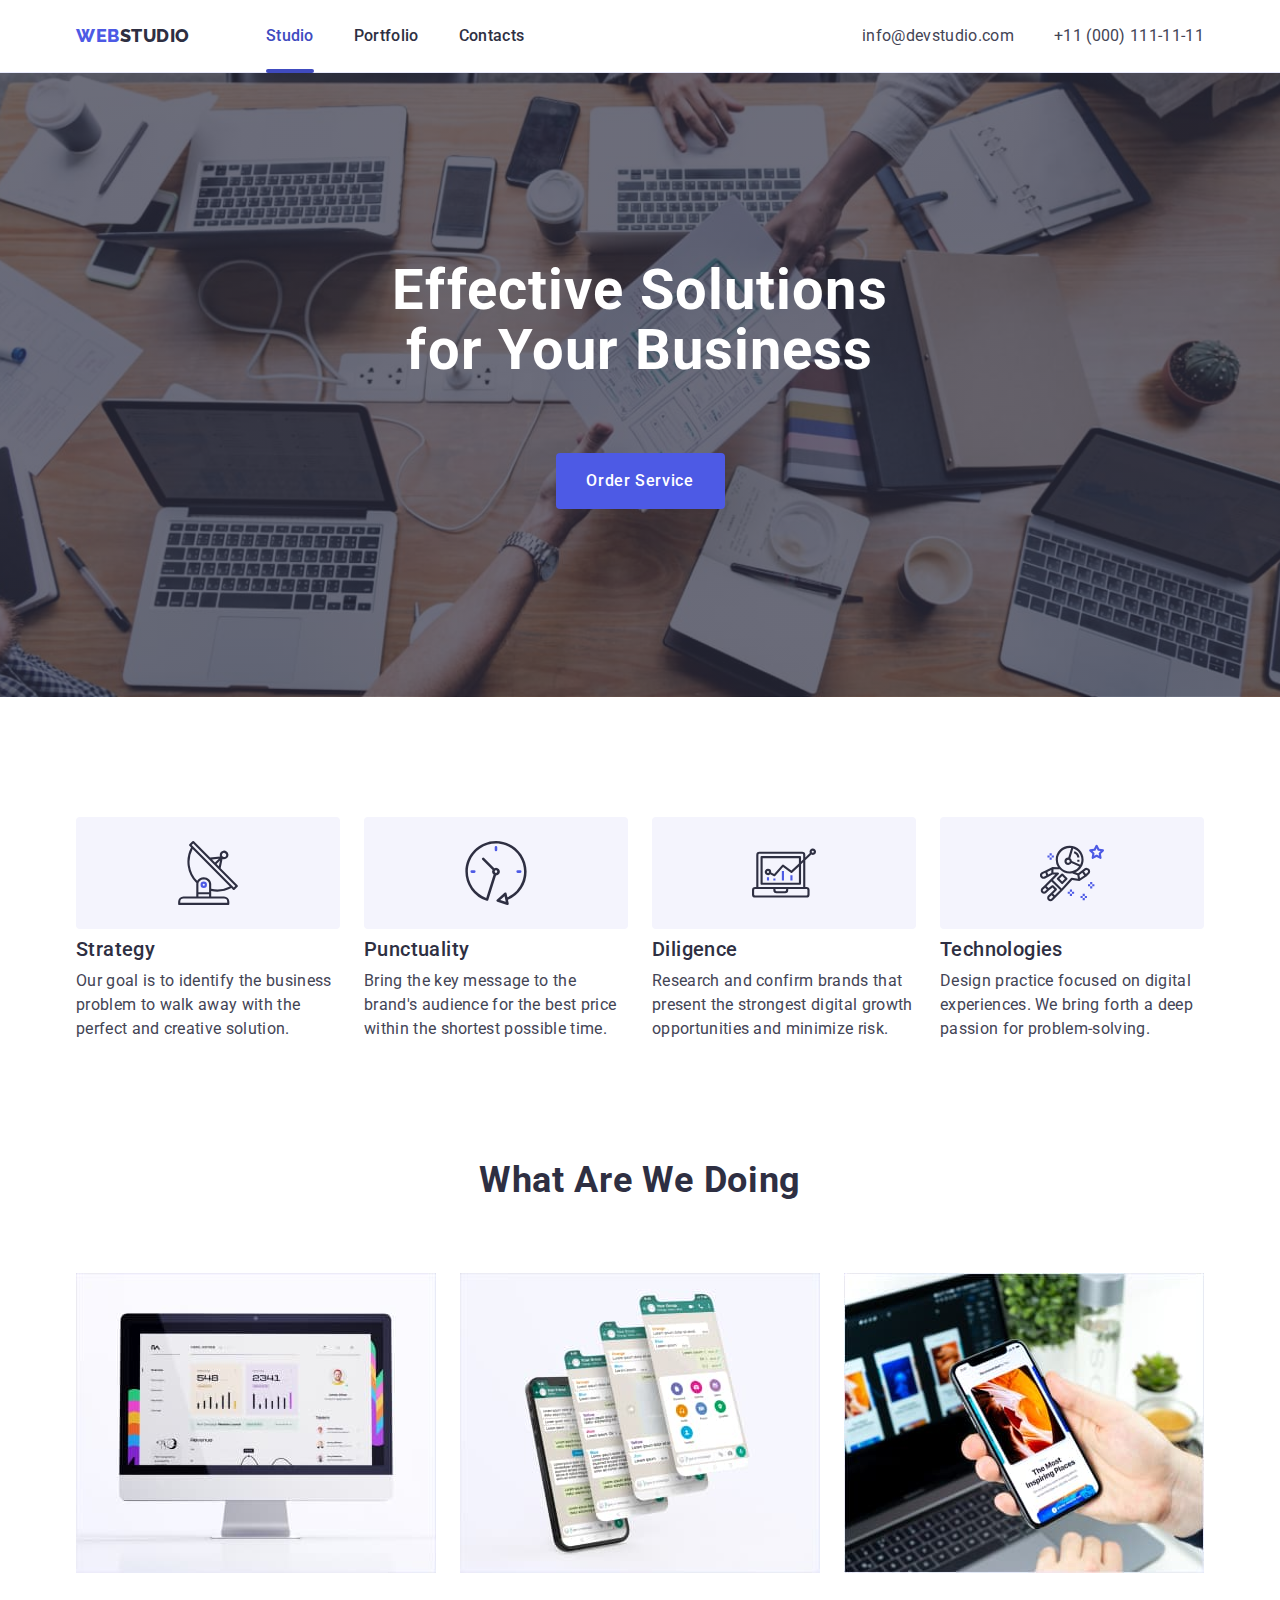
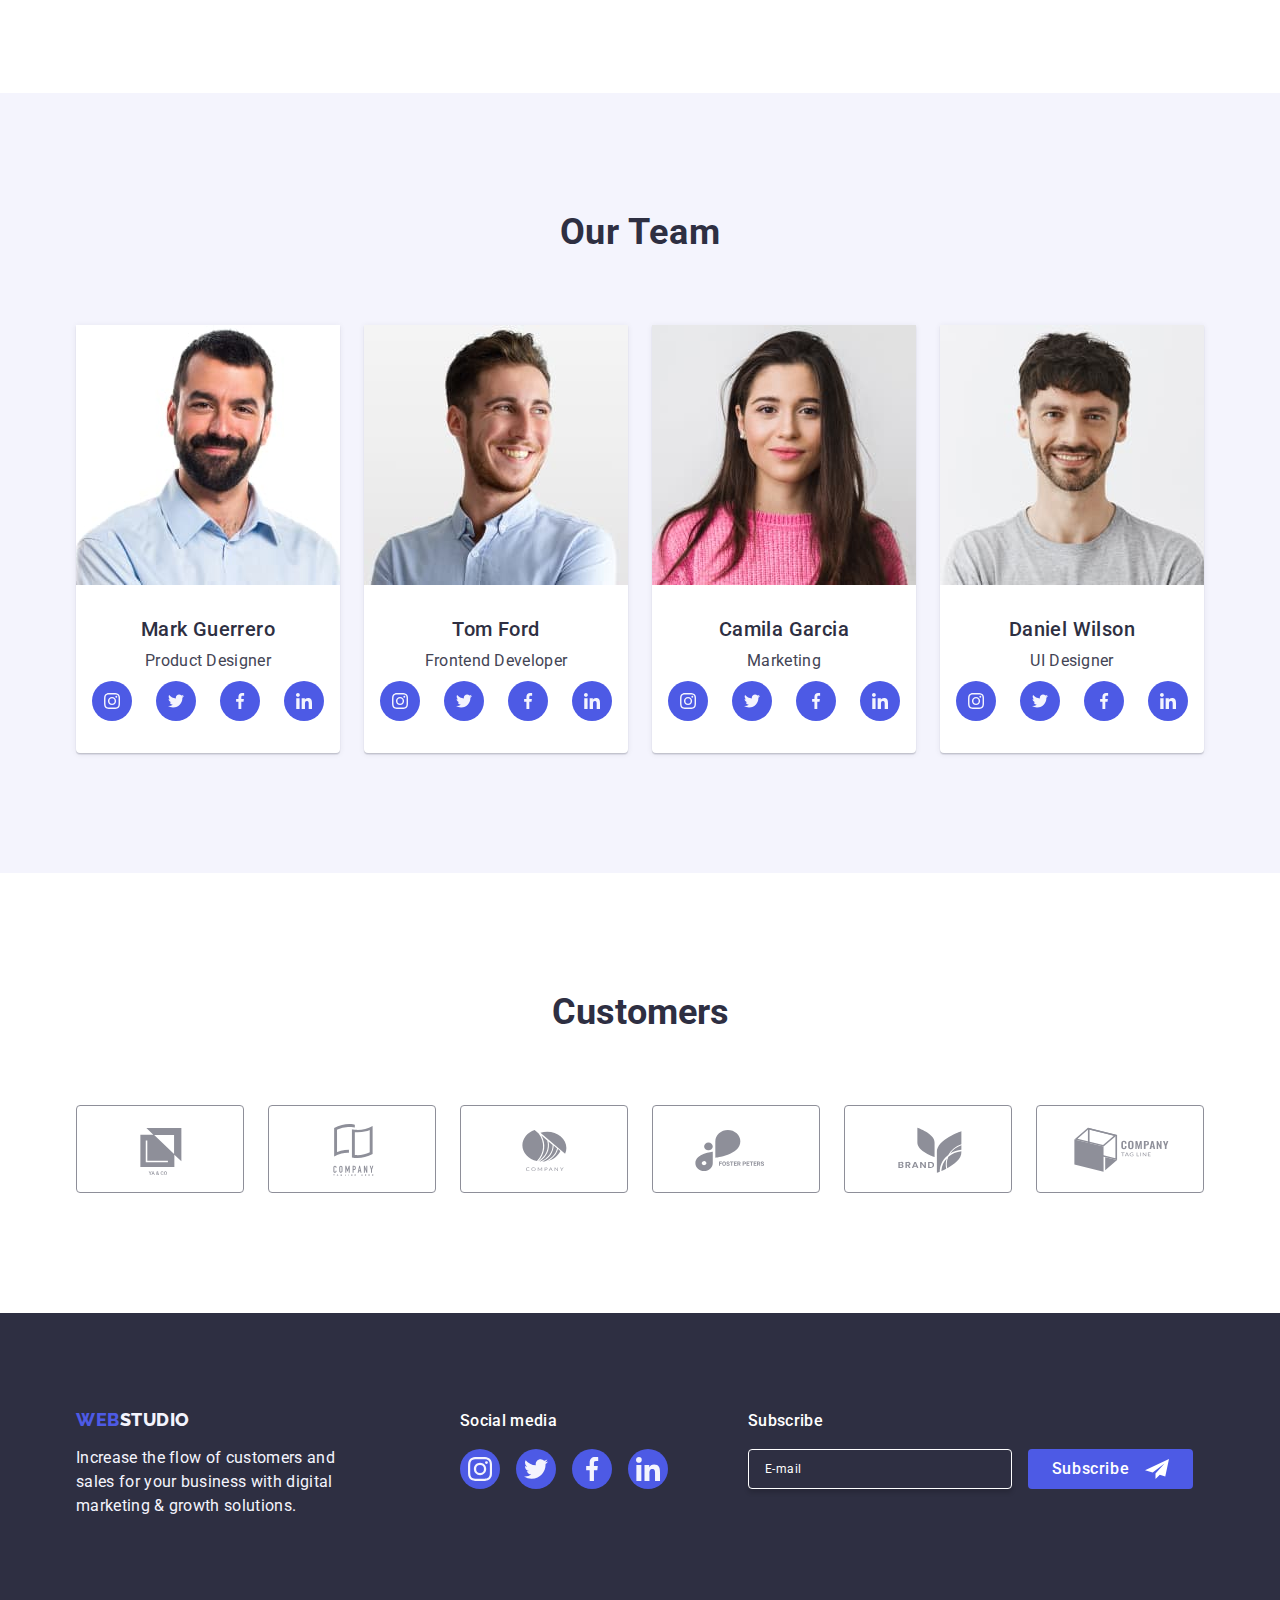
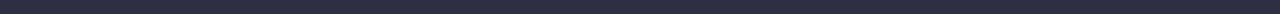
<file: index.html>
<!DOCTYPE html>
<html lang="en">
<head>
    <meta charset="UTF-8">
    <meta name="viewport" content="width=device-width, initial-scale=1.0">
    <title>WebStudio</title>
    <link rel="stylesheet" href="https://cdnjs.cloudflare.com/ajax/libs/modern-normalize/1.0.0/modern-normalize.min.css">
    <link rel="stylesheet" href="./css/styles.css">
    <link rel="preconnect" href="https://fonts.googleapis.com">
    <link rel="preconnect" href="https://fonts.gstatic.com" crossorigin>
    <link href="https://fonts.googleapis.com/css2?family=Raleway:wght@800&family=Roboto:wght@400;500;700;900&display=swap" rel="stylesheet">
</head>
<body>
    <header class="header">
        <div class="first container">
            <nav class="navigation">
                <a href="./index.html" class="logo-link link">Web<span class="span">Studio</span></a>
                <ul class="list list-navigation">
                    <li><a href="./index.html" class="first-link link first-link-studio">Studio</a></li>
                    <li><a href="./portfolio.html" class="first-link link">Portfolio</a></li>
                    <li><a href="" class="first-link link">Contacts</a></li>
                </ul>
            </nav>
            <address class="address">
             <ul class="list address-list">
                <li><a href="mailto:info@devstudio.com" class="item link">info@devstudio.com</a></li>
                <li><a href="tel:+110001111111" class="item link">+11 (000) 111-11-11</a></li>
            </ul>
            </address>
            <menu class="hamburger">
                <button class="hamburger-menu menu-toggle js-open-menu"
                aria-expanded="false"
                aria-controls="mobile-menu">
                <svg width="32" height="22">
                    <use href="./images/hamburger.svg#icon-menu-hamburger"></use>
                </svg>
                </button>
            </menu>
        </div>
    </header>
    <main>
        <section class="first-section">
            <div class="container">
                <h1 class="title">Effective Solutions for Your Business</h1>
                <button type="button"  class="first-button" data-modal-open>Order Service</button>
            </div>
         </section>
         <section class="second-section">
            <div class="container">
                <h2 class="visually-hidden">Strategy</h2>
                     <ul class="list list-two">
                        <li class="title-list">
                            <div class="icons">
                                <svg width="64" height="64">
                                    <use href="./images/icons.svg#icon-antenna-1"></use>
                                </svg>
                            </div>
                            <h3 class="title-two">Strategy</h3>
                            <p class="category paragraph">Our goal is to identify the business problem to walk away with the perfect and creative solution.</p>
                        </li>
                        <li class="title-list">
                            <div class="icons">
                                <svg width="64" height="64">
                                    <use href="./images/icons.svg#icon-clock-1-1"></use>
                                </svg>
                            </div>
                            <h3 class="title-two">Punctuality</h3>
                            <p class="category paragraph">Bring the key message to the brand's audience for the best price within the shortest possible time.</p>
                        </li>
                        <li class="title-list">
                            <div class="icons">
                                <svg width="64" height="64">
                                    <use href="./images/icons.svg#icon-diagram-1-1"></use>
                                </svg>
                            </div>
                            <h3 class="title-two">Diligence</h3>
                            <p class="category paragraph">Research and confirm brands that present the strongest digital growth opportunities and minimize risk.</p>
                        </li>
                        <li class="title-list">
                            <div class="icons">
                                <svg width="64" height="64">
                                    <use href="./images/icons.svg#icon-astronaut-1-1"></use>
                                </svg>
                            </div>
                            <h3 class="title-two">Technologies</h3>
                            <p class="category paragraph">Design practice focused on digital experiences. We bring forth a deep passion for problem-solving.</p>
                        </li>
                    </ul>
             </div>
         </section>
         <section class="third-section">
            <div class="container">
                <h2 class="title-list-two">What are we doing</h2>
                    <ul class="list list-two">
                        <li class="images-list">
                            <img src="./images/mac.jpg" alt="mac" width="360" height="300" class="img"
                            srcset="./images/mac.jpg 1x,
                            ">
                        </li>
                        <li class="images-list">
                            <img src="./images/message.jpg" alt="message" width="360" height="300" class="img"
                            srcset="./images/message.jpg 1x,
                            ">
                        </li>
                        <li class="images-list">
                            <img src="./images/smartphone.jpg" alt="smartphone" width="360" height="300" class="img"
                            srcset="./images/smartphone.jpg 1x,
                            ">
                        </li>
                    </ul>
            </div>
         </section>
         <section class="section-four">
            <div class="container">
                <h2 class="title-four">Our Team</h2>
                <ul class="list list-two">
                    <li class="people">
                        <img src="./images/Mark.jpg" alt="man in a blue shirt with short stubble" width="264" height="260" class="person"
                        srcset="./images/Mark.jpg 1x,
                                ./images/Markimg.jpg 2x">
                        <div class="second">
                            <h3 class="title-two title-second">Mark Guerrero</h3>
                            <p class="paragraph margin-paragraph">Product Designer</p>
                            <ul class="social-links">
                                <li class="social">
                                    <a href="" class="social-link-items">
                                        <svg
                                        class="social-item"
                                        width="16"
                                        height="16"
                                        style="fill: #f4f4fd;">
                                            <use href="./images/icons.svg#icon-instagram-2"></use>
                                        </svg>
                                    </a>
                                </li>
                                <li class="social">
                                    <a href="" class="social-link-items">
                                        <svg
                                        class="social-item"
                                        width="16"
                                        height="16"
                                        style="fill: #f4f4fd;">
                                            <use href="./images/icons.svg#icon-twitter-1"></use>
                                        </svg>
                                    </a>
                                </li>
                                <li class="social">
                                    <a href="" class="social-link-items">
                                        <svg
                                        class="social-item"
                                        width="16"
                                        height="16"
                                        style="fill: #f4f4fd;">
                                            <use href="./images/icons.svg#icon-facebook-1"></use>
                                        </svg>
                                    </a>
                                </li>
                                <li class="social">
                                    <a href="" class="social-link-items">
                                        <svg
                                        class="social-item"
                                        width="16"
                                        height="16"
                                        style="fill: #f4f4fd;">
                                            <use href="./images/icons.svg#icon-linkedin-1"></use>
                                        </svg>
                                    </a>
                                </li>
                            </ul>
                        </div>
                    </li>
                    <li class="people">
                        <img src="./images/Tom.jpg" alt="smiling man which looking to the right side" width="264" height="260" class="person"
                        srcset="./images/Tom.jpg 1x,
                                ./images/Tomimg.jpg 2x">
                        <div class="second">
                            <h3 class="title-two title-second">Tom Ford</h3>
                            <p class="paragraph margin-paragraph">Frontend Developer</p>
                            <ul class="social-links">
                                <li class="social">
                                    <a href="" class="social-link-items">
                                        <svg
                                        class="social-item"
                                        width="16"
                                        height="16"
                                        style="fill: #f4f4fd;">
                                            <use href="./images/icons.svg#icon-instagram-2"></use>
                                        </svg>
                                    </a>
                                </li>
                                <li class="social">
                                    <a href="" class="social-link-items">
                                        <svg
                                        class="social-item"
                                        width="16"
                                        height="16"
                                        style="fill: #f4f4fd;">
                                            <use href="./images/icons.svg#icon-twitter-1"></use>
                                        </svg>
                                    </a>
                                </li>
                                <li class="social">
                                    <a href="" class="social-link-items">
                                        <svg
                                        class="social-item"
                                        width="16"
                                        height="16"
                                        style="fill: #f4f4fd;">
                                            <use href="./images/icons.svg#icon-facebook-1"></use>
                                        </svg>
                                    </a>
                                </li>
                                <li class="social">
                                    <a href="" class="social-link-items">
                                        <svg
                                        class="social-item"
                                        width="16"
                                        height="16"
                                        style="fill: #f4f4fd;">
                                            <use href="./images/icons.svg#icon-linkedin-1"></use>
                                        </svg>
                                    </a>
                                </li>
                            </ul>
                        </div>
                    </li>
                    <li class="people">
                        <img src="./images/Camila.jpg" alt="woman in a pink sweatshirt and long brown hair" width="264" height="260" class="person"
                        srcset="./images/Camila.jpg 1x
                                ./images/Camilaimg.jpg 2x">
                        <div class="second">
                            <h3 class="title-two title-second">Camila Garcia</h3>
                            <p class="paragraph margin-paragraph">Marketing</p>
                            <ul class="social-links">
                                <li class="social">
                                    <a href="" class="social-link-items">
                                        <svg
                                        class="social-item"
                                        width="16"
                                        height="16"
                                        style="fill: #f4f4fd;">
                                            <use href="./images/icons.svg#icon-instagram-2"></use>
                                        </svg>
                                    </a>
                                </li>
                                <li class="social">
                                    <a href="" class="social-link-items">
                                        <svg
                                        class="social-item"
                                        width="16"
                                        height="16"
                                        style="fill: #f4f4fd;">
                                            <use href="./images/icons.svg#icon-twitter-1"></use>
                                        </svg>
                                    </a>
                                </li>
                                <li class="social">
                                    <a href="" class="social-link-items">
                                        <svg
                                        class="social-item"
                                        width="16"
                                        height="16"
                                        style="fill: #f4f4fd;">
                                            <use href="./images/icons.svg#icon-facebook-1"></use>
                                        </svg>
                                    </a>
                                </li>
                                <li class="social">
                                    <a href="" class="social-link-items">
                                        <svg
                                        class="social-item"
                                        width="16"
                                        height="16"
                                        style="fill: #f4f4fd;">
                                            <use href="./images/icons.svg#icon-linkedin-1"></use>
                                        </svg>
                                    </a>
                                </li>
                            </ul>
                        </div>
                    </li>
                    <li class="people">
                        <img src="./images/Daniel.jpg" alt="man in a grey T-shirt and beard" width="264" height="260" class="person"
                        srcset="./images/Daniel.jpg 1x,
                                ./images/Danielimg.jpg 2x">
                        <div class="second">
                            <h3 class="title-two title-second">Daniel Wilson</h3>
                            <p class="paragraph margin-paragraph">UI Designer</p>
                            <ul class="social-links">
                                <li class="social">
                                    <a href="" class="social-link-items">
                                        <svg
                                        class="social-item"
                                        width="16"
                                        height="16"
                                        style="fill: #f4f4fd;">
                                            <use href="./images/icons.svg#icon-instagram-2"></use>
                                        </svg>
                                    </a>
                                </li>
                                <li class="social">
                                    <a href="" class="social-link-items">
                                        <svg
                                        class="social-item"
                                        width="16"
                                        height="16"
                                        style="fill: #f4f4fd;">
                                            <use href="./images/icons.svg#icon-twitter-1"></use>
                                        </svg>
                                    </a>
                                </li>
                                <li class="social">
                                    <a href="" class="social-link-items">
                                        <svg
                                        class="social-item"
                                        width="16"
                                        height="16"
                                        style="fill: #f4f4fd;">
                                            <use href="./images/icons.svg#icon-facebook-1"></use>
                                        </svg>
                                    </a>
                                </li>
                                <li class="social">
                                    <a href="" class="social-link-items">
                                        <svg
                                        class="social-item"
                                        width="16"
                                        height="16"
                                        style="fill: #f4f4fd;">
                                            <use href="./images/icons.svg#icon-linkedin-1"></use>
                                        </svg>
                                    </a>
                                </li>
                            </ul>
                        </div>
                    </li>
                </ul>
            </div>
         </section>
         <section class="section-five">
            <div class="container">
                <h2 class="customers">Customers</h2>
                <ul class="customers-list">
                    <li class="customer-icon">
                        <a href="" class="customer-link">
                            <svg
                            class="customer-link-icon"
                            width="104"
                            height="56"
                            style="fill: currentColor;">
                                <use href="./images/icons.svg#icon-Logo"></use>
                            </svg>
                        </a>
                    </li>
                    <li class="customer-icon">
                        <a href="" class="customer-link">
                            <svg
                            class="customer-link-icon"
                            width="104"
                            height="56"
                            style="fill: currentColor;">
                                <use href="./images/icons.svg#icon-Logo-1"></use>
                            </svg>
                        </a>
                    </li>
                    <li class="customer-icon">
                        <a href="" class="customer-link">
                            <svg
                            class="customer-link-icon"
                            width="104"
                            height="56"
                            style="fill: currentColor;">
                                <use href="./images/icons.svg#icon-Logo-2"></use>
                            </svg>
                        </a>
                    </li>
                    <li class="customer-icon">
                        <a href="" class="customer-link">
                            <svg
                            class="customer-link-icon"
                            width="104"
                            height="56"
                            style="fill: currentColor;">
                                <use href="./images/icons.svg#icon-Logo-kopia"></use>
                            </svg>
                        </a>
                    </li>
                    <li class="customer-icon">
                        <a href="" class="customer-link">
                            <svg
                            class="customer-link-icon"
                            width="104"
                            height="56"
                            style="fill: currentColor;">
                                <use href="./images/icons.svg#icon-Logo-3"></use>
                            </svg>
                        </a>
                    </li>
                    <li class="customer-icon">
                        <a href="" class="customer-link">
                            <svg
                            class="customer-link-icon"
                            width="104"
                            height="56"
                            style="fill: currentColor;">
                                <use href="./images/icons.svg#icon-Logo-4"></use>
                            </svg>
                        </a>
                    </li>
                </ul>
            </div>
         </section>
    </main>
    <footer class="background">
        <div class="container footer-changes">
            <div class="container-footer-changes">
                <a href="./index.html" class="logo-link link link-block">Web<span class="second-span">Studio</span></a>
                <p class="second-paragraph">Increase the flow of customers and sales for your business with digital marketing & growth solutions.</p>
            </div>
            <div class="social-media-container">
                <p class="social-media-links">Social media</p>
                <ul class="social-links-footer">
                    <li class="social">
                        <a href="" class="social-link-items items-two">
                            <svg
                            class="social-item"
                            width="24"
                            height="24"
                            style="fill: #f4f4fd;">
                                <use href="./images/icons.svg#icon-instagram-2"></use>
                            </svg>
                        </a>
                    </li>
                    <li class="social">
                        <a href="" class="social-link-items items-two">
                            <svg
                            class="social-item"
                            width="24"
                            height="24"
                            style="fill: #f4f4fd;">
                                <use href="./images/icons.svg#icon-twitter-1"></use>
                            </svg>
                        </a>
                    </li>
                    <li class="social">
                        <a href="" class="social-link-items items-two">
                            <svg
                            class="social-item"
                            width="24"
                            height="24"
                            style="fill: #f4f4fd;">
                                <use href="./images/icons.svg#icon-facebook-1"></use>
                            </svg>
                        </a>
                    </li>
                    <li class="social">
                        <a href='' class="social-link-items items-two">
                            <svg
                            class="social-item"
                            width="24"
                            height="24"
                            style="fill: #f4f4fd;">
                                <use href="./images/icons.svg#icon-linkedin-1"></use>
                            </svg>
                        </a>
                    </li>
                </ul>
            </div>
            <div class="form">
                <p class="subscribe">Subscribe</p>
                <form class="subscribe-form">
                    <label class="email">
                        <input name="email" type="email" placeholder="E-mail" class="mail-form" required>
                    </label>
                    <div class="button-div">
                        <button type="submit" class="button-subscribe">Subscribe
                            <svg
                            width="24"
                            height="24"
                            class="send-subscribe">
                                <use href="./images/icon-frame.svg#icon-frame"><use>
                            </svg>
                        </button>
                    </div>
                </form>
            </div>
        </div>
    </footer>
    <div class="modal-window is-hidden" data-modal>
        <div class="window">
            <button type="button" class="x-close" data-modal-close>
                <svg
                class="close"
                width="8"
                height="8">
                    <use href="./images/close.svg#icon-close-black"></use>
                </svg>
            </button>
            <p class="leave-contact">Leave your contact and we will call you back</p>
            <form>
                <div class="contact-form">
                    <label class="name" for="user-name">
                        Name
                    </label>
                    <div class="div-name">
                        <input id="user-name" name="user-name" type="text" class="user-name" required>
                        <svg
                        class="person-name"
                        width="18"
                        height="24">
                            <use href="./images/contact-icons.svg#icon-person"></use>
                        </svg>
                    </div>
                </div>
                <div class="contact-form">
                    <label class="name" for="phone">
                        Phone
                    </label>
                    <div class="div-name">
                        <input id="phone" name="user-name" type="text" class="user-name" required>
                        <svg
                        class="person-name"
                        width="18"
                        height="24">
                            <use href="./images/contact-icons.svg#icon-phone"></use>
                        </svg>
                    </div>
                </div>
                <div class="contact-form">
                    <label class="name" for="email">
                        Email
                    </label>
                    <div class="div-name">
                        <input id="email" name="user-name" type="text" class="user-name" required>
                        <svg
                        class="person-name"
                        width="18"
                        height="24">
                            <use href="./images/contact-icons.svg#icon-email"></use>
                        </svg>
                    </div>
                </div>
                <div class="contact-form-four">
                    <label class="name" for="user-comment">
                    Comment
                    </label>
                    <textarea id="user-comment" name="user-comment" placeholder="Text input" class="user-comment"></textarea>
                </div>
                <div class="choose-label">
                    <input class="visually-hidden check" id="user-privacy" type="checkbox" value="true" name="user-privacy" required>
                    <label class="accept-privacy" for="user-privacy">
                        <span class="privacy-span">
                            <svg
                            width="10"
                            height="8"
                            class="checked">
                                <use href="./images/icons-three.svg#icon-Vector"></use>
                            </svg>
                        </span>
                            I accept the terms and conditions of the
                        <a href="" class="privacy-policy">
                            Privacy Policy
                        </a>
                    </label>
                </div>
                <button type="submit" class="send-button">Send</button>
            </form>
        </div>
    </div>
    <div class="menu-container-a js-menu-container" id="mobile-menu">
        <div class="hamburger-div">
            <button class="js-close-menu hamburger-close">
                <svg class="hamburger-close-icon" width="8" height="8">
                    <use href="./images/close.svg#icon-close-black"></use>
                </svg>
            </button>
        </div>
        <nav class="hamburger-navigation">
            <ul class="hamburger-list">
                <li><a href="./index.html" class="hamburger-link link studio-color">Studio</a></li>
                <li><a href="./portfolio.html" class="hamburger-link link">Portfolio</a></li>
                <li><a href="" class="hamburger-link link">Contacts</a></li>
            </ul>
        </nav>
        <address class="hamburger-address">
         <ul class="hamburger-address-list">
            <li><a href="tel:+110001111111" class="hamburger-item-phone">+11 (000) 111-11-11</a></li>
            <li><a href="mailto:info@devstudio.com" class="hamburger-item-mail">info@devstudio.com</a></li>
        </ul>
        </address>
        <ul class="hamburger-social-links">
            <li class="hamburger-social">
                <a href="" class="hamburger-social-link">
                    <svg class="hamburger-social-item" >
                        <use href="./images/icons.svg#icon-instagram-2"></use>
                    </svg>
                </a>
            </li>
            <li class="hamburger-social">
                <a href="" class="hamburger-social-link">
                    <svg class="hamburger-social-item">
                        <use href="./images/icons.svg#icon-twitter-1"></use>
                    </svg>
                </a>
            </li>
            <li class="hamburger-social">
                <a href="" class="hamburger-social-link">
                    <svg class="hamburger-social-item">
                        <use href="./images/icons.svg#icon-facebook-1"></use>
                    </svg>
                </a>
            </li>
            <li class="hamburger-social">
                <a href="" class="hamburger-social-link">
                    <svg class="hamburger-social-item">
                        <use href="./images/icons.svg#icon-linkedin-1"></use>
                    </svg>
                </a>
            </li>
        </ul>
    </div>
    <script src="./js/modal.js"></script>
    <script src="./js/mobile-menu.js"></script>
</body>
</html>
</file>
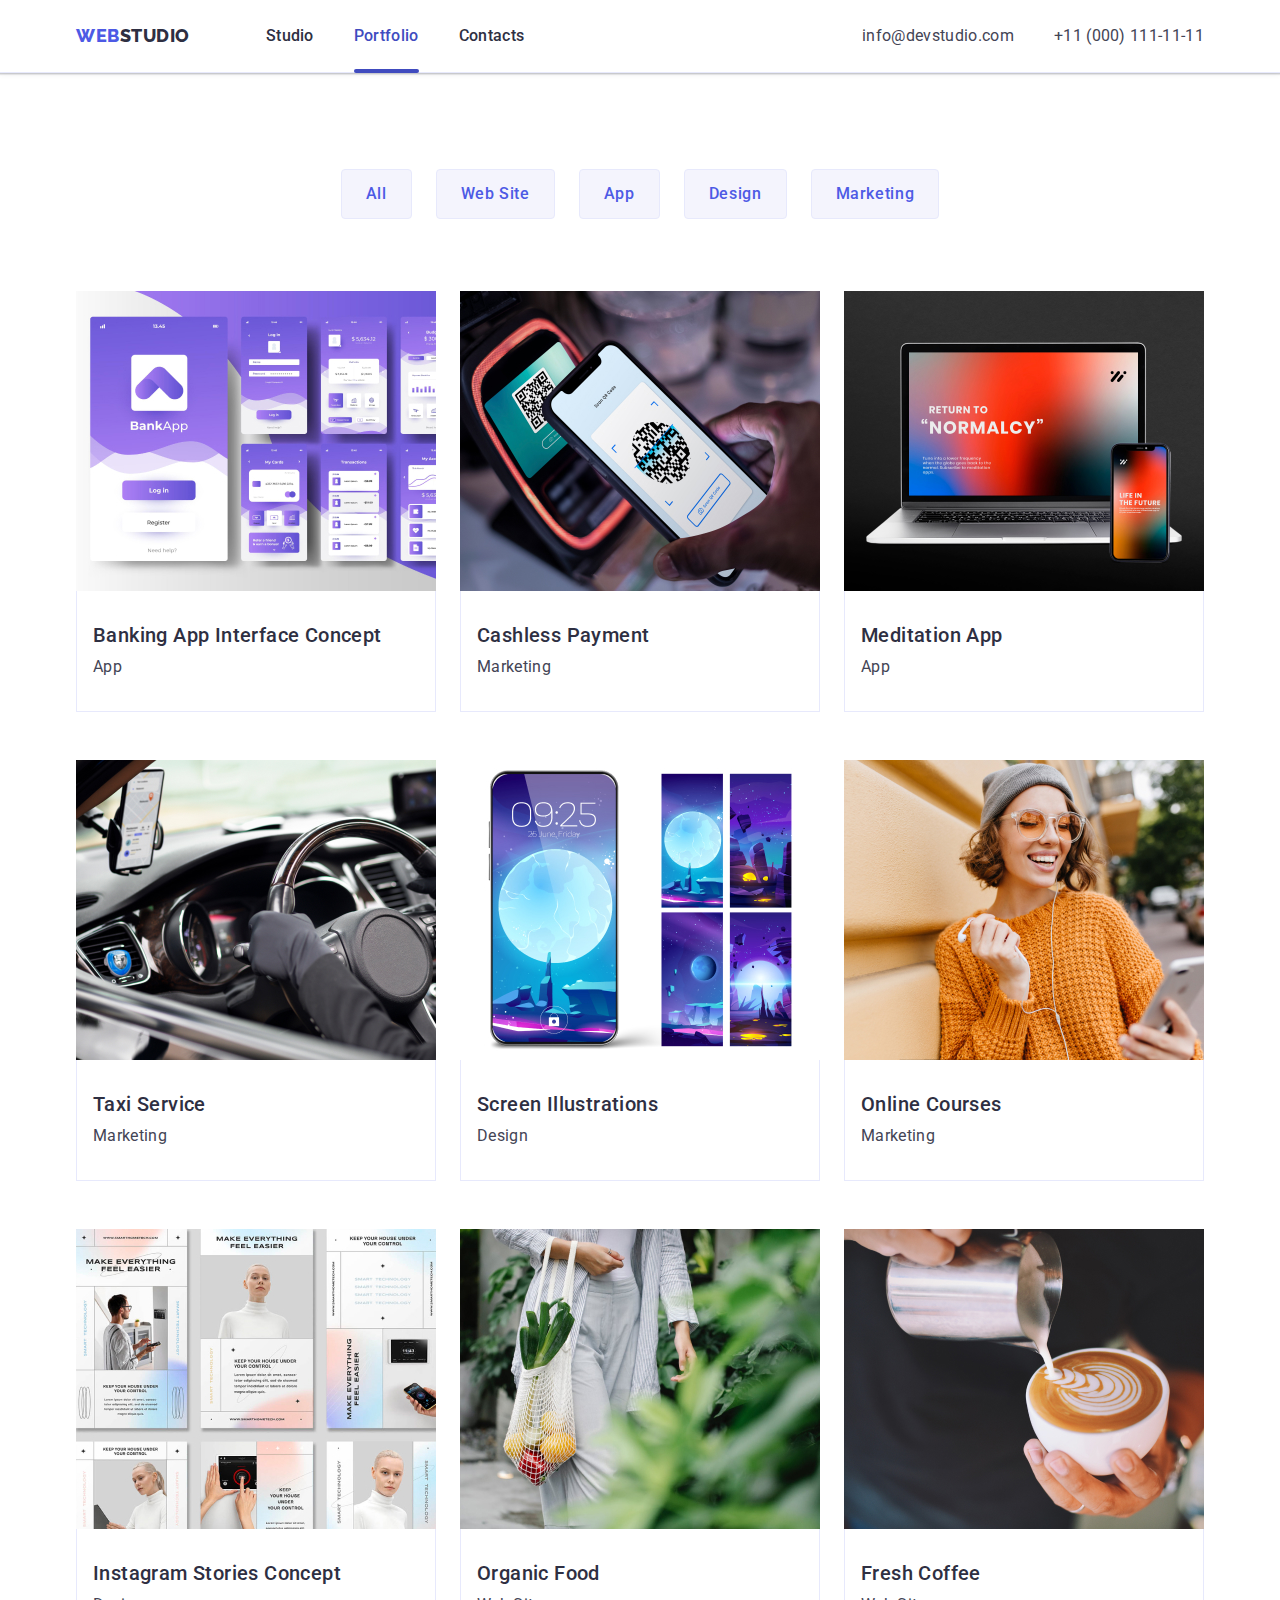
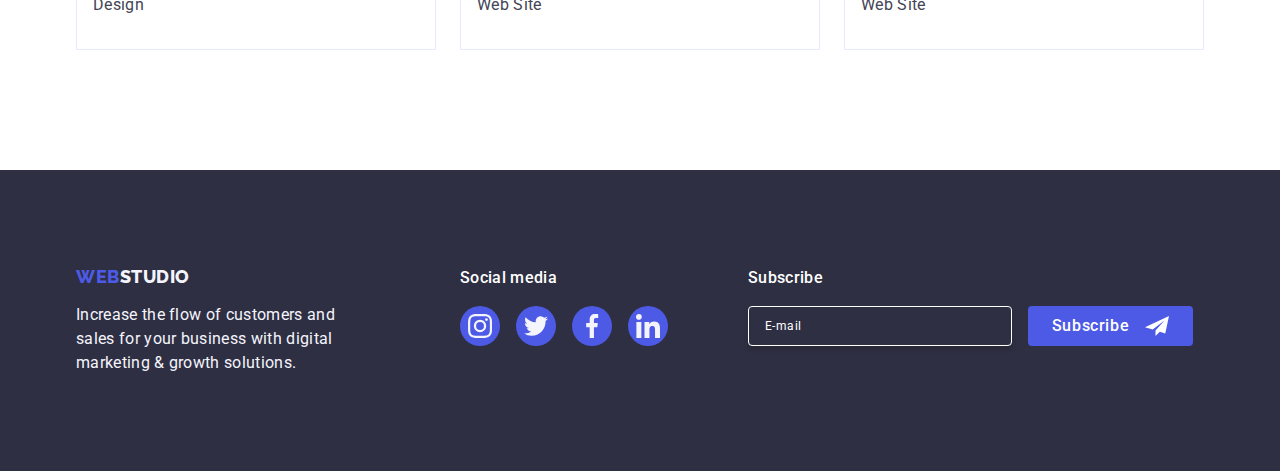
<file: portfolio.html>
<!DOCTYPE html>
<html lang="en">
  <head>
    <meta charset="UTF-8" />
    <meta name="viewport" content="width=device-width, initial-scale=1.0" />
    <title>WebStudio</title>
    <link
      rel="stylesheet"
      href="https://cdnjs.cloudflare.com/ajax/libs/modern-normalize/1.0.0/modern-normalize.min.css"
    />
    <link rel="stylesheet" href="./css/styles.css" />
    <link rel="preconnect" href="https://fonts.googleapis.com" />
    <link rel="preconnect" href="https://fonts.gstatic.com" crossorigin />
    <link
      href="https://fonts.googleapis.com/css2?family=Raleway:wght@800&family=Roboto:wght@400;500;700;900&display=swap"
      rel="stylesheet"
    />
  </head>
  <body>
    <header class="header">
      <div class="first container">
        <nav class="navigation">
          <a href="./index.html" class="logo-link link"
            >Web<span class="span">Studio</span></a
          >
          <ul class="list list-navigation">
            <li><a href="./index.html" class="first-link link">Studio</a></li>
            <li>
              <a
                href="./portfolio.html"
                class="first-link link first-link-portfolio"
                >Portfolio</a
              >
            </li>
            <li><a href="" class="first-link link">Contacts</a></li>
          </ul>
        </nav>
        <address class="address">
          <ul class="list address-list">
            <li>
              <a href="mailto:info@devstudio.com" class="item link"
                >info@devstudio.com</a
              >
            </li>
            <li>
              <a href="tel:+110001111111" class="item link"
                >+11 (000) 111-11-11</a
              >
            </li>
          </ul>
        </address>
        <menu class="hamburger">
          <button
            class="hamburger-menu menu-toggle js-open-menu"
            aria-expanded="false"
            aria-controls="mobile-menu"
          >
            <svg width="32" height="22">
              <use href="./images/hamburger.svg#icon-menu-hamburger"></use>
            </svg>
          </button>
        </menu>
      </div>
    </header>
    <main>
      <section class="fifth-section">
        <div class="container">
          <h1 class="visually-hidden">Buttons</h1>
          <ul class="list button-list">
            <li><button type="button" class="filter-button">All</button></li>
            <li>
              <button type="button" class="filter-button">Web Site</button>
            </li>
            <li><button type="button" class="filter-button">App</button></li>
            <li><button type="button" class="filter-button">Design</button></li>
            <li>
              <button type="button" class="filter-button">Marketing</button>
            </li>
          </ul>
          <ul class="list app-list">
            <li class="app-link">
              <a href="" class="link link-shadow">
                <div class="card">
                  <picture>
                    <source
                      media="(min-width: 1158px)"
                      srcset="./images/BankingApp.jpg x1,
                      ./images/BankingAppx2.jpg x2"
                      type="image/jpg"
                    />
                    <source
                      media="(min-width: 768px)"
                      srcset="./images/BankingApp.jpg x1,
                      ./images/BankingAppx2.jpg x2"
                      type="image/jpg"
                    />
                    <source
                      media="(max-width: 767px)"
                      srcset="./images/BankingApp.jpg x1,
                      ./images/BankingAppx2.jpg x2"
                      type="image/jpg"
                    />
                    <img
                      src="./images/BankingApp.jpg"
                      alt="purple banking app on screen"
                      width="360"
                      height="300"
                    />
                  </picture>
                  <p class="animation-paragraph">
                    14 Stylish and User-Friendly App Design Concepts · Task
                    Manager App · Calorie Tracker App · Exotic Fruit Ecommerce
                    App · Cloud Storage App
                  </p>
                </div>
                <div class="app-category">
                  <h2 class="app">Banking App Interface Concept</h2>
                  <p class="category paragraph">App</p>
                </div>
              </a>
            </li>
            <li class="app-link">
              <a href="" class="link link-shadow">
                <div class="card">
                  <picture>
                    <source
                      media="(min-width: 1158px)"
                      srcset="./images/QR.jpg x1,
                      ./images/QRx2.jpg x2"
                      type="image/jpg"
                    />
                    <source
                      media="(min-width: 768px)"
                      srcset="./images/QR.jpg x1,
                      ./images/QRx2.jpg x2"
                      type="image/jpg"
                    />
                    <source
                      media="(max-width: 767px)"
                      srcset="./images/QR.jpg x1,
                      ./images/QRx2.jpg x2"
                      type="image/jpg"
                    />
                    <img
                      src="./images/QR.jpg"
                      alt="cashless payment by smartphone"
                      width="360"
                      height="300"
                    />
                  </picture>
                  <p class="animation-paragraph">
                    14 Stylish and User-Friendly App Design Concepts · Task
                    Manager App · Calorie Tracker App · Exotic Fruit Ecommerce
                    App · Cloud Storage App
                  </p>
                </div>
                <div class="app-category">
                  <h2 class="app">Cashless Payment</h2>
                  <p class="category paragraph">Marketing</p>
                </div>
              </a>
            </li>
            <li class="app-link">
              <a href="" class="link link-shadow">
                <div class="card">
                  <picture>
                    <source
                      media="(min-width: 1158px)"
                      srcset="./images/MacAndSmartphone.jpg x1,
                      ./images/MacAndSmartphonex2.jpg x2"
                      type="image/jpg"
                    />
                    <source
                      media="(min-width: 768px)"
                      srcset="./images/MacAndSmartphone.jpg x1,
                      ./images/MacAndSmartphonex2.jpg x2"
                      type="image/jpg"
                    />
                    <source
                      media="(max-width: 767px)"
                      srcset="./images/MacAndSmartphone.jpg x1,
                      ./images/MacAndSmartphonex2.jpg x2"
                      type="image/jpg"
                    />
                    <img
                      src="./images/MacAndSmartphone.jpg"
                      alt="some app for computer and smartphone"
                      width="360"
                      height="300"
                    />
                  </picture>
                  <p class="animation-paragraph">
                    14 Stylish and User-Friendly App Design Concepts · Task
                    Manager App · Calorie Tracker App · Exotic Fruit Ecommerce
                    App · Cloud Storage App
                  </p>
                </div>
                <div class="app-category">
                  <h2 class="app">Meditation App</h2>
                  <p class="category paragraph">App</p>
                </div>
              </a>
            </li>
            <li class="app-link">
              <a href="" class="link link-shadow">
                <div class="card">
                  <picture>
                    <source
                      media="(min-width: 1158px)"
                      srcset="./images/Taxi.jpg x1,
                      ./images/Taxix2.jpg x2"
                      type="image/jpg"
                    />
                    <source
                      media="(min-width: 768px)"
                      srcset="./images/Taxi.jpg x1,
                      ./images/Taxix2.jpg x2"
                      type="image/jpg"
                    />
                    <source
                      media="(max-width: 767px)"
                      srcset="./images/Taxi.jpg x1,
                      ./images/Taxix2.jpg x2"
                      type="image/jpg"
                    />
                    <img
                      src="./images/Taxi.jpg"
                      alt="black taxi car"
                      width="360"
                      height="300"
                    />
                  </picture>
                  <p class="animation-paragraph">
                    14 Stylish and User-Friendly App Design Concepts · Task
                    Manager App · Calorie Tracker App · Exotic Fruit Ecommerce
                    App · Cloud Storage App
                  </p>
                </div>
                <div class="app-category">
                  <h2 class="app">Taxi Service</h2>
                  <p class="category paragraph">Marketing</p>
                </div>
              </a>
            </li>
            <li class="app-link">
              <a href="" class="link link-shadow">
                <div class="card">
                  <picture>
                    <source
                      media="(min-width: 1158px)"
                      srcset="./images/Screen.jpg x1,
                      ./images/Screen.jpg x2"
                      type="image/jpg"
                    />
                    <source
                      media="(min-width: 768px)"
                      srcset="./images/Screen.jpg x1,
                      ./images/Screen.jpg x2"
                      type="image/jpg"
                    />
                    <source
                      media="(max-width: 767px)"
                      srcset="./images/Screen.jpg x1,
                      ./images/Screen.jpg x2"
                      type="image/jpg"
                    />
                    <img
                      src="./images/Screen.jpg"
                      alt="galaxy pictures"
                      width="360"
                      height="300"
                    />
                  </picture>
                  <p class="animation-paragraph">
                    14 Stylish and User-Friendly App Design Concepts · Task
                    Manager App · Calorie Tracker App · Exotic Fruit Ecommerce
                    App · Cloud Storage App
                  </p>
                </div>
                <div class="app-category">
                  <h2 class="app">Screen Illustrations</h2>
                  <p class="category paragraph">Design</p>
                </div>
              </a>
            </li>
            <li class="app-link">
              <a href="" class="link link-shadow">
                <div class="card">
                  <picture>
                    <source
                      media="(min-width: 1158px)"
                      srcset="./images/Girl.jpg x1,
                      ./images/Girlx2.jpg x2"
                      type="image/jpg"
                    />
                    <source
                      media="(min-width: 768px)"
                      srcset="./images/Girl.jpg x1,
                      ./images/Girlx2.jpg x2"
                      type="image/jpg"
                    />
                    <source
                      media="(max-width: 767px)"
                      srcset="./images/Girl.jpg x1,
                      ./images/Girlx2.jpg x2"
                      type="image/jpg"
                    />
                    <img
                      src="./images/Girl.jpg"
                      alt="smiling girl in a orange jumper"
                      width="360"
                      height="300"
                    />
                  </picture>
                  <p class="animation-paragraph">
                    14 Stylish and User-Friendly App Design Concepts · Task
                    Manager App · Calorie Tracker App · Exotic Fruit Ecommerce
                    App · Cloud Storage App
                  </p>
                </div>
                <div class="app-category">
                  <h2 class="app">Online Courses</h2>
                  <p class="category paragraph">Marketing</p>
                </div>
              </a>
            </li>
            <li class="app-link">
              <a href="" class="link link-shadow">
                <div class="card">
                  <picture>
                    <source
                      media="(min-width: 1158px)"
                      srcset="./images/Instagram.jpg x1,
                      ./images/Instagramx2.jpg x2"
                      type="image/jpg"
                    />
                    <source
                      media="(min-width: 768px)"
                      srcset="./images/Instagram.jpg x1,
                      ./images/Instagramx2.jpg x2"
                      type="image/jpg"
                    />
                    <source
                      media="(max-width: 767px)"
                      srcset="./images/Instagram.jpg x1,
                      ./images/Instagramx2.jpg x2"
                      type="image/jpg"
                    />
                    <img
                      src="./images/Instagram.jpg"
                      alt="pictures from Instagram"
                      width="360"
                      height="300"
                    />
                  </picture>
                  <p class="animation-paragraph">
                    14 Stylish and User-Friendly App Design Concepts · Task
                    Manager App · Calorie Tracker App · Exotic Fruit Ecommerce
                    App · Cloud Storage App
                  </p>
                </div>
                <div class="app-category">
                  <h2 class="app">Instagram Stories Concept</h2>
                  <p class="category paragraph">Design</p>
                </div>
              </a>
            </li>
            <li class="app-link">
              <a href="" class="link link-shadow">
                <div class="card">
                  <picture>
                    <source
                      media="(min-width: 1158px)"
                      srcset="./images/Food.jpg x1,
                      ./images/Foodx2.jpg x2"
                      type="image/jpg"
                    />
                    <source
                      media="(min-width: 768px)"
                      srcset="./images/Food.jpg x1,
                      ./images/Foodx2.jpg x2"
                      type="image/jpg"
                    />
                    <source
                      media="(max-width: 767px)"
                      srcset="./images/Food.jpg x1,
                      ./images/Foodx2.jpg x2"
                      type="image/jpg"
                    />
                    <img
                      src="./images/Food.jpg"
                      alt="part of body and food in a organic bag"
                      width="360"
                      height="300"
                    />
                  </picture>
                  <p class="animation-paragraph">
                    14 Stylish and User-Friendly App Design Concepts · Task
                    Manager App · Calorie Tracker App · Exotic Fruit Ecommerce
                    App · Cloud Storage App
                  </p>
                </div>
                <div class="app-category">
                  <h2 class="app">Organic Food</h2>
                  <p class="category paragraph">Web Site</p>
                </div>
              </a>
            </li>
            <li class="app-link">
              <a href="" class="link link-shadow">
                <div class="card">
                  <picture>
                    <source
                      media="(min-width: 1158px)"
                      srcset="./images/Coffee.jpg x1,
                      ./images/Coffeex2.jpg x2"
                      type="image/jpg"
                    />
                    <source
                      media="(min-width: 768px)"
                      srcset="./images/Coffee.jpg x1,
                      ./images/Coffeex2.jpg x2"
                      type="image/jpg"
                    />
                    <source
                      media="(max-width: 767px)"
                      srcset="./images/Coffee.jpg x1,
                      ./images/Coffeex2.jpg x2"
                      type="image/jpg"
                    />
                    <img
                      src="./images/Coffee.jpg"
                      alt="a man preparing a cap of coffee"
                      width="360"
                      height="300"
                    />
                  </picture>
                  <p class="animation-paragraph">
                    14 Stylish and User-Friendly App Design Concepts · Task
                    Manager App · Calorie Tracker App · Exotic Fruit Ecommerce
                    App · Cloud Storage App
                  </p>
                </div>
                <div class="app-category">
                  <h2 class="app">Fresh Coffee</h2>
                  <p class="category paragraph">Web Site</p>
                </div>
              </a>
            </li>
          </ul>
        </div>
      </section>
    </main>
    <footer class="background">
      <div class="container footer-changes">
        <div class="container-footer-changes">
          <a href="./index.html" class="logo-link link link-block"
            >Web<span class="second-span">Studio</span></a
          >
          <p class="second-paragraph">
            Increase the flow of customers and sales for your business with
            digital marketing & growth solutions.
          </p>
        </div>
        <div class="social-media-container">
          <p class="social-media-links">Social media</p>
          <ul class="social-links-footer">
            <li class="social">
              <a href="" class="social-link-items items-two">
                <svg
                  class="social-item"
                  width="24"
                  height="24"
                  style="fill: #f4f4fd"
                >
                  <use href="./images/icons.svg#icon-instagram-2"></use>
                </svg>
              </a>
            </li>
            <li class="social">
              <a href="" class="social-link-items items-two">
                <svg
                  class="social-item"
                  width="24"
                  height="24"
                  style="fill: #f4f4fd"
                >
                  <use href="./images/icons.svg#icon-twitter-1"></use>
                </svg>
              </a>
            </li>
            <li class="social">
              <a href="" class="social-link-items items-two">
                <svg
                  class="social-item"
                  width="24"
                  height="24"
                  style="fill: #f4f4fd"
                >
                  <use href="./images/icons.svg#icon-facebook-1"></use>
                </svg>
              </a>
            </li>
            <li class="social">
              <a href="" class="social-link-items items-two">
                <svg
                  class="social-item"
                  width="24"
                  height="24"
                  style="fill: #f4f4fd"
                >
                  <use href="./images/icons.svg#icon-linkedin-1"></use>
                </svg>
              </a>
            </li>
          </ul>
        </div>
        <div class="form">
          <p class="subscribe">Subscribe</p>
          <form class="subscribe-form">
            <label class="email">
              <input
                name="email"
                type="email"
                placeholder="E-mail"
                class="mail-form"
                required
              />
            </label>
            <div class="button-div">
              <button type="submit" class="button-subscribe">
                Subscribe
                <svg width="24" height="24" class="send-subscribe">
                  <use href="./images/icon-frame.svg#icon-frame"></use>
                </svg>
              </button>
            </div>
          </form>
        </div>
      </div>
    </footer>
    <div class="modal-window is-hidden" data-modal>
      <div class="window">
        <button type="button" class="x-close" data-modal-close>
          <svg class="close" width="8" height="8">
            <use href="./images/close.svg#icon-close-black"></use>
          </svg>
        </button>
        <p class="leave-contact">
          Leave your contact and we will call you back
        </p>
        <form>
          <div class="contact-form">
            <label class="name" for="user-name"> Name </label>
            <div class="div-name">
              <input
                id="user-name"
                name="user-name"
                type="text"
                class="user-name"
                required
              />
              <svg class="person-name" width="18" height="24">
                <use href="./images/contact-icons.svg#icon-person"></use>
              </svg>
            </div>
          </div>
          <div class="contact-form">
            <label class="name" for="phone"> Phone </label>
            <div class="div-name">
              <input
                id="phone"
                name="user-name"
                type="text"
                class="user-name"
                required
              />
              <svg class="person-name" width="18" height="24">
                <use href="./images/contact-icons.svg#icon-phone"></use>
              </svg>
            </div>
          </div>
          <div class="contact-form">
            <label class="name" for="email"> Email </label>
            <div class="div-name">
              <input
                id="email"
                name="user-name"
                type="text"
                class="user-name"
                required
              />
              <svg class="person-name" width="18" height="24">
                <use href="./images/contact-icons.svg#icon-email"></use>
              </svg>
            </div>
          </div>
          <div class="contact-form-four">
            <label class="name" for="user-comment"> Comment </label>
            <textarea
              id="user-comment"
              name="user-comment"
              placeholder="Text input"
              class="user-comment"
            ></textarea>
          </div>
          <div class="choose-label">
            <input
              class="visually-hidden check"
              id="user-privacy"
              type="checkbox"
              value="true"
              name="user-privacy"
              required
            />
            <label class="accept-privacy" for="user-privacy">
              <span class="privacy-span">
                <svg width="10" height="8" class="checked">
                  <use href="./images/icons-three.svg#icon-Vector"></use>
                </svg>
              </span>
              I accept the terms and conditions of the
              <a href="" class="privacy-policy"> Privacy Policy </a>
            </label>
          </div>
          <button type="submit" class="send-button">Send</button>
        </form>
      </div>
    </div>
    <div class="menu-container-a js-menu-container" id="mobile-menu">
      <div class="hamburger-div">
        <button class="js-close-menu hamburger-close">
          <svg class="hamburger-close-icon" width="8" height="8">
            <use href="./images/close.svg#icon-close-black"></use>
          </svg>
        </button>
      </div>
      <nav class="hamburger-navigation">
        <ul class="hamburger-list">
          <li><a href="./index.html" class="hamburger-link link">Studio</a></li>
          <li>
            <a
              href="./portfolio.html"
              class="hamburger-link link portfolio-color"
              >Portfolio</a
            >
          </li>
          <li><a href="" class="hamburger-link link">Contacts</a></li>
        </ul>
      </nav>
      <address class="hamburger-address">
        <ul class="hamburger-address-list">
          <li>
            <a href="tel:+110001111111" class="hamburger-item-phone"
              >+11 (000) 111-11-11</a
            >
          </li>
          <li>
            <a href="mailto:info@devstudio.com" class="hamburger-item-mail"
              >info@devstudio.com</a
            >
          </li>
        </ul>
      </address>
      <ul class="hamburger-social-links">
        <li class="hamburger-social">
          <a href="" class="hamburger-social-link">
            <svg class="hamburger-social-item">
              <use href="./images/icons.svg#icon-instagram-2"></use>
            </svg>
          </a>
        </li>
        <li class="hamburger-social">
          <a href="" class="hamburger-social-link">
            <svg class="hamburger-social-item">
              <use href="./images/icons.svg#icon-twitter-1"></use>
            </svg>
          </a>
        </li>
        <li class="hamburger-social">
          <a href="" class="hamburger-social-link">
            <svg class="hamburger-social-item">
              <use href="./images/icons.svg#icon-facebook-1"></use>
            </svg>
          </a>
        </li>
        <li class="hamburger-social">
          <a href="" class="hamburger-social-link">
            <svg class="hamburger-social-item">
              <use href="./images/icons.svg#icon-linkedin-1"></use>
            </svg>
          </a>
        </li>
      </ul>
    </div>
    <script src="./js/modal.js"></script>
    <script src="./js/mobile-menu.js"></script>
  </body>
</html>
</file>
<file: css/styles.css>
:root {
  --main-text-color: #434455;
  --headers-color: #2e2f42;
  --footer-background-color: #2e2f42;
  --logo-color: #4d5ae5;
}
body {
  font-family: "Roboto", sans-serif;
  color: var(--main-text-color);
  background-color: #ffffff;
}
ul {
  list-style-type: none;
}
ul,
ol {
  list-style: none;
  margin: 0;
  padding-left: 0;
}
.list {
  list-style-type: none;
  margin: 0;
  padding-left: 0;
}
* {
  box-sizing: border-box;
  padding: 0;
  margin: 0;
}

.title-list {
  list-style: none;
}
.link {
  text-decoration: none;
  display: block;
}

.list {
  display: flex;
  gap: 40px;
}
.first-link {
  padding: 24px 0px;
}
.second-section {
  padding: 120px 0px;
}

.list {
  list-style: none;
  margin: 0;
  padding-left: 0;
}

/* ================================================= MOBILE STUDIO PAGE  =========================================== */
@media screen and (min-width: 320px) and (max-width: 767px) {
  .container {
    max-width: 428px;
    padding-left: 15px;
    padding-right: 15px;
    margin-left: auto;
    margin-right: auto;
  }
  .second-section {
    padding-top: 96px;
    padding-bottom: 96px;
    padding-left: 0;
    padding-right: 0;
  }
  .visually-hidden {
    position: absolute;
    width: 1px;
    height: 1px;
    margin: -1px;
    border: 0;
    padding: 0;
    white-space: nowrap;
    clip-path: inset(100%);
    clip: rect(0 0 0 0);
    overflow: hidden;
  }
  .list {
    list-style: none;
    margin: 0;
    padding-left: 0;
  }
  .list-two {
    display: flex;
    flex-direction: column;
    align-items: center;
    gap: 72px;
  }
  .title-list {
    width: calc((100% - 72px) / 4);
  }

  .title-list {
    width: 100%;
  }
  .icons {
    display: flex;
    align-items: center;
    justify-content: center;
    width: 264px;
    height: 112px;
    background: #f4f4fd;
    border-radius: 4px;
    margin-bottom: 8px;
  }
  .icons > svg {
    display: block;
    width: 64px;
    height: 64px;
  }
  .title-two {
    color: #2e2f42;
    font-size: 36px;
    font-weight: 700;
    line-height: 1.11;
    letter-spacing: 0.02em;
    margin-bottom: 8px;
    text-align: center;
  }
  .category {
    text-align: left;
  }
  .paragraph {
    color: #434455;
    font-size: 16px;
    font-weight: 500;
    line-height: 1.5;
    letter-spacing: 0.02em;
    margin: 0;
    padding: 0;
    text-align: center;
  }
  .third-section {
    padding-bottom: 120px;
  }
  .title-list-two {
    color: #2e2f42;
    font-size: 36px;
    font-weight: 700;
    line-height: 1.11;
    text-align: center;
    letter-spacing: 0.02em;
    text-transform: capitalize;
    margin-bottom: 72px;
  }
  .section-four {
    background: #f4f4fd;
    flex-shrink: 0;
    padding: 96px 0px;
  }
  .title-four {
    margin-bottom: 72px;
    color: #2e2f42;
    font-size: 36px;
    font-weight: 700;
    line-height: 1.11;
    text-align: center;
    letter-spacing: 0.02em;
    text-transform: capitalize;
  }
  .people {
    width: 264px;
    border-radius: 0px 0px 4px 4px;
    box-shadow: 0px 1px 6px rgba(46, 47, 66, 0.08),
      0px 1px 1px rgba(46, 47, 66, 0.16), 0px 2px 1px rgba(46, 47, 66, 0.08);
    background-color: #ffffff;
  }
  .second {
    padding: 32px 0px;
  }
  .title-second {
    text-align: center;
    font-size: 20px;
    color: #2e2f42;
    font-weight: 500;
    line-height: 1.2;
    letter-spacing: 0.02em;
    margin-bottom: 8px;
  }
  .margin-paragraph {
    margin-bottom: 8px;
    font-size: 16px;
    font-weight: 400;
    line-height: 1.5;
    letter-spacing: 0.02em;
  }
  .social-links {
    display: flex;
    justify-content: center;
    gap: 24px;
  }
  .social {
    width: 40px;
    height: 40px;
  }
  .social-link-items {
    width: 100%;
    height: 100%;
    background-color: #4d5ae5;
    border-radius: 50%;
    display: flex;
    align-items: center;
    justify-content: center;
    transition: background-color 250ms cubic-bezier(0.4, 0, 0.2, 1);
  }
  .social-link-items:hover,
  .social-link-items:focus {
    background-color: #404bbf;
  }
  .section-five {
    padding-top: 96px;
    padding-bottom: 96px;
  }
  .customers {
    font-size: 36px;
    line-height: 1.11;
    font-weight: 700;
    color: #2e2f42;
    margin-bottom: 72px;
    text-align: center;
  }
  .customers-list {
    display: flex;
    gap: 16px;
    flex-wrap: wrap;
    justify-content: center;
    row-gap: 72px;
  }
  .customer-icon {
    width: 190px;
    height: 88px;
  }
  .customer-link {
    width: 100%;
    height: 100%;
    border: 1px solid #8e8f99;
    border-radius: 4px;
    display: flex;
    align-items: center;
    justify-content: center;
    color: #8e8f99;
    transition: border-color 250ms cubic-bezier(0.4, 0, 0.2, 1),
      color 250ms cubic-bezier(0.4, 0, 0.2, 1);
  }
  .customer-link:hover,
  .customer-link:focus {
    color: #404bbf;
    border-color: #404bbf;
  }
  .background {
    background-color: #2e2f42;
    padding: 100px 0;
    width: 100%;
    text-align: center;
  }
  .footer-changes {
    text-align: center;
  }
  .container-footer-changes {
    flex-wrap: wrap;
    justify-content: center;
    margin: 0 auto;
    margin-bottom: 72px;
  }
  .link-block {
    margin-bottom: 16px;
    display: inline-block;
  }
  .logo-link > .second-span {
    color: #f4f4fd;
  }
  .second-paragraph {
    max-width: 268px;
    line-height: 1.5;
    color: #f4f4fd;
    letter-spacing: 0.02em;
    text-align: left;
    margin: 0 auto;
  }
  .social-media-container {
    width: 100%;
    display: flex;
    flex-wrap: wrap;
    flex-direction: column;
    justify-content: center;
    align-items: center;
    margin-bottom: 72px;
  }
  .social-media-links {
    font-weight: 500;
    font-size: 16px;
    line-height: 1.5;
    letter-spacing: 0.02em;
    color: #ffffff;
    margin-bottom: 16px;
    text-align: center;
  }
  .social-links-footer {
    display: flex;
    gap: 16px;
  }
  .social-media-item {
    width: 100%;
    height: 100%;
    background-color: #4d5ae5;
  }
  .items-two:hover,
  .items-two:focus {
    background-color: #31d0aa;
  }
  .subscribe {
    margin: auto;
    margin-bottom: 16px;
    font-weight: 500;
    font-size: 16px;
    line-height: 1.5;
    letter-spacing: 0.02em;
    color: #ffffff;
    text-align: center;
  }
  .subscribe-form {
    gap: 16px;
    justify-content: center;
    flex-wrap: wrap;
  }
  .email {
    margin: auto;
  }
  .mail-form {
    width: 100%;
    height: 40px;
    border: 1px solid #ffffff;
    background-color: transparent;
    font-size: 12px;
    line-height: 1.5;
    letter-spacing: 0.04em;
    padding-left: 16px;
    box-shadow: 0px 4px 4px 0px rgba(0, 0, 0, 0.15);
    border-radius: 4px;
    color: #ffffff;
  }
  .mail-form::placeholder {
    color: #ffffff;
  }
  .button-div {
    display: flex;
    align-items: center;
    justify-content: center;
  }
  .button-subscribe {
    min-width: 165px;
    margin-top: 24px;
    height: 40px;
    display: flex;
    justify-content: center;
    align-items: center;
    font-family: "Roboto", sans-serif;
    font-size: 16px;
    font-weight: 500;
    line-height: 1.5;
    letter-spacing: 0.04em;
    color: #ffffff;
    cursor: pointer;
    background-color: #4d5ae5;
    border: none;
    border-radius: 4px;
    margin: 0 auto;
    margin-top: 20px;
  }
  .send-subscribe {
    margin-left: 16px;
  }

  /* ============================ MENU HAMBURGER AND HEADER =========================================== */
  .header {
    border-bottom: 1px solid #e7e9fc;
    box-shadow: 0px 2px 1px rgba(46, 47, 66, 0.08),
      0px 1px 1px rgb(46, 47, 66, 0.16), 0px 1px 6px rgba(46, 47, 66, 0.08);
  }
  .first {
    display: flex;
    justify-content: space-between;
    align-items: center;
  }
  .navigation {
    display: flex;
    align-items: center;
  }
  .logo-link {
    color: #4d5ae5;
    text-decoration: none;
    font-family: "Raleway", sans-serif;
    font-size: 18px;
    font-weight: 800;
    line-height: 1.17;
    letter-spacing: 0.03em;
    text-transform: uppercase;
  }
  .logo-link > .span {
    color: #2e2f42;
  }
  .list {
    list-style: none;
    margin: 0;
    padding-left: 0;
  }
  .list-navigation {
    display: none;
  }
  .first-link {
    text-decoration: none;
    font-size: 16px;
    font-weight: 500;
    line-height: 1.5;
    letter-spacing: 0.02em;
    display: inline-block;
    padding: 24px 0;
    transition: color 250ms cubic-bezier(0.4, 0, 0.2, 1);
  }

  .first-link {
    color: #2e2f42;
    text-decoration: none;
    font-size: 16px;
    font-weight: 500;
    line-height: 1.5;
    letter-spacing: 0.02em;
    transition: color 250ms cubic-bezier(0.4, 0, 0.2, 1);
  }
  .first-link:hover,
  .first-link:focus {
    text-decoration: none;
    color: #404bbf;
  }
  .first-link-studio {
    position: relative;
    color: #404bbf;
  }
  .first-link-studio::after {
    content: "";
    position: absolute;
    left: 0;
    bottom: -1px;
    height: 4px;
    width: 100%;
    background-color: #404bbf;
    border-radius: 2px;
  }
  .link {
    text-decoration: none;
  }
  .address {
    display: none;
  }
  .address-list {
    display: flex;
    gap: 24px;
  }
  .list {
    list-style: none;
    margin: 0;
    padding-left: 0;
  }
  .item {
    color: #434455;
    text-decoration: none;
    font-size: 16px;
    line-height: 1.5;
    letter-spacing: 0.02em;
    display: inline-block;
    padding: 24px 0;
    transition: color 250ms cubic-bezier(0.4, 0, 0.2, 1);
  }
  .first-section {
    padding: 96px 0px;
    background-image: linear-gradient(
        rgba(46, 47, 66, 0.7),
        rgba(46, 47, 66, 0.7)
      ),
      url(../images/background-mobile.jpg);
    max-width: 100%;
    height: 432px;
    flex-shrink: 0;
    background-repeat: no-repeat;
    background-position: center;
    background-size: cover;
    margin: 0 auto;
  }
  @media (min-device-pixel-ratio: 2),
    (-webkit-min-device-pixel-ratio: 2),
    (min-resolution: 192dpi),
    (min-resolution: 2dppx) {
    .first-section {
      background-image: linear-gradient(
          rgba(46, 47, 66, 0.7),
          rgba(46, 47, 66, 0.7)
        ),
        url(../images/background-mobilex2.jpg);
    }
  }
  .title {
    color: #ffffff;
    font-size: 36px;
    font-weight: 700;
    line-height: 1.07;
    letter-spacing: 0.02em;
    text-align: center;
    max-width: 496px;
    margin-bottom: 72px;
  }
  .first-button {
    color: #ffffff;
    background-color: #4d5ae5;
    font-size: 16px;
    font-weight: 500;
    line-height: 1.5;
    letter-spacing: 0.04em;
    cursor: pointer;
    font-family: "Roboto", sans-serif;
    transition: background-color 250ms cubic-bezier(0.4, 0, 0.2, 1);
    display: block;
    min-width: 169px;
    height: 56px;
    border: none;
    border-radius: 4px;
    margin: 0 auto;
  }
  .hamburger {
    display: flex;
    margin-top: 24px;
    margin-right: 16px;
    margin-bottom: 24px;
  }
  .hamburger-menu {
    border: none;
    background-color: transparent;
    fill: black;
    stroke: black;
  }
  .menu-container-a.is-open {
    transform: translateY(0);
  }
  .menu-container-a {
    overflow: auto;
    position: fixed;
    top: 0;
    left: 0;
    width: 100%;
    height: 100%;
    padding: 32px;
    padding-top: 72px;
    background-color: #fff;
    z-index: 999;
    transform: translateY(100%);
    transition: transform 250ms ease-in-out;
    display: flex;
    flex-direction: column;
  }

  .hamburger-close {
    position: absolute;
    top: 24px;
    right: 24px;
    width: 24px;
    height: 24px;
    border-radius: 50%;
    display: flex;
    align-items: center;
    background-color: transparent;
    border: 1px solid rgba(0, 0, 0, 0.1);
    padding: 0;
    cursor: pointer;
    transition: background-color 250ms cubic-bezier(0.4, 0, 0.2, 1),
      border 250 ms cubic-bezier(0.4, 0, 0.2, 1);
  }
  .hamburger-close-icon {
    fill: #2e2f42;
    width: 8px;
    height: 8px;
    margin: 0 auto;
  }
  .hamburger-navigation {
    margin-bottom: auto;
  }
  .hamburger-list {
    display: flex;
    flex-direction: column;
    gap: 40px;
  }
  .hamburger-link {
    font-size: 36px;
    font-weight: 700;
    line-height: 40px;
    letter-spacing: 0.72px;
    color: #2e2f42;
    transition: color 250ms cubic-bezier(0.4, 0, 0.2, 1);
  }
  .studio-color {
    color: #404bbf;
  }
  .portfolio-color {
    color: #404bbf;
  }
  .hamburger-link:hover {
    color: #404bbf;
  }
  .hamburger-address {
    margin-bottom: 20px;
  }
  .hamburger-address-list {
    display: flex;
    flex-direction: column;
    gap: 40px;
  }
  .hamburger-item-phone {
    text-decoration: none;
    color: #4d5ae5;
    font-size: 36px;
    font-weight: 700;
    line-height: 40px;
    letter-spacing: 0.72px;
    font-style: normal;
  }
  .hamburger-item-mail {
    color: #434455;
    font-size: 20px;
    font-weight: 500;
    line-height: 24px;
    letter-spacing: 0.4px;
    text-decoration: none;
    font-style: normal;
  }
  .hamburger-social-links {
    display: flex;
    justify-content: space-between;
  }
  .hamburger-social {
    height: 40px;
    width: 40px;
  }
  .hamburger-social-link {
    width: 100%;
    height: 100%;
    background-color: #4d5ae5;
    border-radius: 50%;
    display: flex;
    align-items: center;
    justify-content: center;
    transition: background-color 250ms cubic-bezier(0.4, 0, 0.2, 1);
  }
  .hamburger-social-item {
    fill: #f4f4f4;
    width: 24px;
    height: 24px;
  }
  /* ======================================= MODAL WINDOW =================================== */

  .modal-window {
    position: fixed;
    top: 0;
    left: 0;
    width: 100%;
    height: 100%;
    background-color: rgba(46, 47, 66, 0.4);
    transition: opacity 250ms cubic-bezier(0.4, 0, 0.2, 1),
      visibility 250ms cubic-bezier(0.4, 0, 0.2, 1);
  }
  .is-hidden {
    opacity: 0;
    visibility: hidden;
    pointer-events: none;
  }
  .window {
    position: absolute;
    top: 50%;
    left: 50%;
    transform: translate(-50%, -50%);
    width: 408px;
    min-height: 584px;
    background-color: #fcfcfc;
    box-shadow: 0px 1px 1px rgba(0, 0, 0, 0.14), 0px 1px 3px rgba(0, 0, 0, 0.12),
      0px 2px 1px rgba(0, 0, 0, 0.2);
    border-radius: 4px;
    transition: transform 250ms cubic-bezier(0.4, 0, 0.2, 1);
    padding: 72px 24px 24px 24px;
  }
  .x-close {
    position: absolute;
    top: 24px;
    right: 24px;
    width: 24px;
    height: 24px;
    border-radius: 50%;
    display: flex;
    align-items: center;
    justify-content: center;
    background-color: #e7e9fc;
    border: 1px solid rgba(0, 0, 0, 0.1);
    padding: 0;
    cursor: pointer;
    transition: background-color 250ms cubic-bezier(0.4, 0, 0.2, 1),
      border 250ms cubic-bezier(0.4, 0, 0.2, 1);
  }
  .x-close:focus,
  .x-close:hover {
    background-color: #404bbf;
    border: none;
  }
  .close {
    transition: fill 250ms cubic-bezier(0.4, 0, 0.2, 1);
  }
  .close:hover {
    border: none;
    fill: #ffffff;
  }
  .leave-contact {
    font-weight: 500;
    font-size: 16px;
    line-height: 1.5;
    text-align: center;
    letter-spacing: 0.02em;
    color: #2e2f42;
    margin-bottom: 16px;
  }
  .contact-form {
    margin-bottom: 8px;
  }
  .name {
    font-size: 12px;
    line-height: 1.17;
    letter-spacing: 0.04em;
    color: #8e8f99;
    display: block;
    margin-bottom: 4px;
  }
  .user-name:focus {
    border-color: #4d5ae5;
  }
  .user-name:focus + .person-name {
    border-color: #4d5ae5;
    fill: #4d5ae5;
  }
  .user-name {
    width: 100%;
    height: 40px;
    border: 1px solid rgba(46, 47, 66, 0.4);
    border-radius: 4px;
    background-color: transparent;
    padding-left: 38px;
    outline: transparent;
    transition: border-color 250ms cubic-bezier(0.4, 0, 0.2, 1);
  }
  .div-name {
    position: relative;
  }
  .person-name {
    position: absolute;
    left: 16px;
    top: 50%;
    transform: translateY(-50%);
    transition: fill 250ms cubic-bezier(0.4, 0, 0.2, 1);
  }
  .user-comment {
    width: 100%;
    height: 120px;
    font-size: 12px;
    line-height: 1.17;
    letter-spacing: 0.04em;
    color: rgba(46, 47, 66, 0.4);
    border: 1px solid rgba(46, 47, 66, 0.4);
    border-radius: 4px;
    background-color: transparent;
    padding: 8px 16px;
    outline: transparent;
    resize: none;
    transition: border-color 250ms cubic-bezier(0.4, 0, 0.2, 1);
  }
  .user-comment:focus {
    border-color: #4d5ae5;
  }
  .choose-label {
    margin-bottom: 24px;
  }
  .accept-privacy {
    display: block;
    font-size: 12px;
    line-height: 1.17;
    letter-spacing: 0.04em;
    color: #8e8f99;
  }
  .privacy-span {
    width: 16px;
    height: 16px;
    border: 1px solid rgba(46, 47, 66, 0.4);
    border-radius: 2px;
    transition: background-color 250ms cubic-bezier(0.4, 0, 0.2, 1),
      border 250ms cubic-bezier(0.4, 0, 0.2, 1),
      fill 250ms cubic-bezier(0.4, 0, 0.2, 1);
    display: inline-flex;
    align-items: center;
    justify-content: center;
    fill: transparent;
    margin-right: 8px;
  }
  .privacy-policy {
    color: #4d5ae5;
  }
  .send-button {
    display: block;
    min-width: 169px;
    height: 56px;
    font-family: "Roboto", sans-serif;
    font-size: 16px;
    font-weight: 500;
    line-height: 1.5;
    letter-spacing: 0.04em;
    color: #ffffff;
    cursor: pointer;
    background-color: #4d5ae5;
    border: none;
    border-radius: 4px;
    transition: background-color 250ms cubic-bezier(0.4, 0, 0.2, 1);
    margin: 0 auto;
  }
  .check:checked + .accept-privacy span {
    background-color: #404bbf;
    fill: #f4f4fd;
    border: none;
  }
  .contact-form-four {
    margin-bottom: 16px;
  }

  /* ========================================= PORTFOLIO MOBILE PAGE =================================== */
  .first-link-portfolio {
    position: relative;
    color: #404bbf;
  }
  .first-link-portfolio::after {
    content: "";
    position: absolute;
    left: 0;
    bottom: -1px;
    height: 4px;
    width: 100%;
    background-color: #404bbf;
    border-radius: 2px;
  }
  .fifth-section {
    padding-top: 96px;
    padding-bottom: 120px;
  }
  .button-list {
    margin-bottom: 48px;
    margin-top: 0px;
    display: flex;
    flex-wrap: wrap;
    justify-content: left;
    gap: 16px 24px;
  }
  .filter-button {
    color: #4d5ae5;
    background-color: #f4f4fd;
    font-family: inherit;
    font-weight: 500;
    font-size: 16px;
    line-height: 1.5;
    letter-spacing: 0.04em;
    transition: color 250ms cubic-bezier(0.4, 0, 0.2, 1),
      background-color 250ms cubic-bezier(0.4, 0, 0.2, 1),
      border-color 250ms cubic-bezier(0.4, 0, 0.2, 1),
      box-shadow 250ms cubic-bezier(0.4, 0, 0.2, 1);
    padding: 12px 24px;
    border: 1px solid #e7e9fc;
    border-radius: 4px;
  }
  .filter-button:hover,
  .filter-button:focus {
    color: #ffffff;
    background-color: #404bbf;
    cursor: pointer;
    border: 1px solid transparent;
    box-shadow: 0px 3px 1px rgba(0, 0, 0, 0.1), 0px 2px 1px rgba(0, 0, 0, 0.08),
      0px 2px 2px rgba(0, 0, 0, 0.12);
  }

  .app {
    font-weight: 500;
    font-size: 20px;
    line-height: 1.2;
    letter-spacing: 0.02em;
    color: #2e2f42;
  }
  img {
    display: block;
    max-width: 100%;
  }
  .app-list {
    display: flex;
    flex-wrap: wrap;
    justify-content: center;
    column-gap: 24px;
    row-gap: 48px;
  }
  .app-link {
    display: inline-block;
  }
  .link-shadow {
    transition: box-shadow 250ms cubic-bezier(0.4, 0, 0.2, 1);
  }
  .link-shadow:hover,
  .link-shadow:focus {
    box-shadow: 0px 1px 6px rgba(46, 47, 66, 0.08),
      0px 1px 1px rgba(46, 47, 66, 0.16), 0px 2px 1px rgba(46, 47, 66, 0.08);
  }
  .app-category {
    padding: 32px 16px;
    border: 1px solid #e7e9fc;
    border-top: none;
  }
  .app {
    margin-bottom: 8px;
  }
  .card {
    position: relative;
    overflow: hidden;
  }
  .category {
    text-align: left;
  }

  .card {
    position: relative;
    overflow: hidden;
  }
  .link-shadow:hover .animation-paragraph,
  .link-shadow:focus .animation-paragraph {
    transform: translateY(0%);
  }
  .animation-paragraph {
    position: absolute;
    top: 0;
    font-size: 16px;
    line-height: 1.5;
    letter-spacing: 0.02em;
    color: #f4f4fd;
    padding: 40px 32px;
    background-color: #4d5ae5;
    height: 100%;
    width: 100%;
    transform: translateY(100%);
    transition: transform 250ms cubic-bezier(0.4, 0, 0.2, 1);
  }
}

/* ============================================== TABLET STUDIO PAGE ============================================== */
@media screen and (min-width: 768px) and (max-width: 1157px) {
  .second-section {
    padding-top: 96px;
    padding-bottom: 96px;
    padding-left: 0;
    padding-right: 0;
  }
  .visually-hidden {
    position: absolute;
    width: 1px;
    height: 1px;
    margin: -1px;
    border: 0;
    padding: 0;
    white-space: nowrap;
    clip-path: inset(100%);
    clip: rect(0 0 0 0);
    overflow: hidden;
  }
  .container {
    max-width: 768px;
  }
  .container {
    width: 100%;
    padding-left: 15px;
    padding-right: 15px;
    margin-left: auto;
    margin-right: auto;
  }
  .list {
    list-style: none;
    margin: 0;
    padding-left: 0;
  }
  .list-two {
    display: flex;
    justify-content: center;
    flex-wrap: wrap;
    column-gap: 24px;
    row-gap: 72px;
  }
  .title-list {
    flex-basis: calc((100% - 24px) / 2);
  }

  .title-list {
    width: 100%;
  }
  .icons {
    display: none;
  }
  .title-two {
    color: #2e2f42;
    font-size: 36px;
    font-weight: 700;
    line-height: 1.11;
    letter-spacing: 0.02em;
    margin-bottom: 8px;
  }
  .paragraph {
    color: #434455;
    font-size: 16px;
    font-weight: 500;
    line-height: 1.5;
    letter-spacing: 0.02em;
    text-align: center;
  }
  .third-section {
    padding-bottom: 120px;
  }
  .title-list-two {
    color: #2e2f42;
    font-size: 36px;
    font-weight: 700;
    line-height: 1.11;
    text-align: center;
    letter-spacing: 0.02em;
    text-transform: capitalize;
    margin-bottom: 72px;
  }
  .section-four {
    background: #f4f4fd;
    flex-shrink: 0;
    padding: 120px 0px;
  }
  .title-four {
    margin-bottom: 72px;
    color: #2e2f42;
    font-size: 36px;
    font-weight: 700;
    line-height: 1.11;
    text-align: center;
    letter-spacing: 0.02em;
    text-transform: capitalize;
  }
  .people {
    width: 264px;
    border-radius: 0px 0px 4px 4px;
    box-shadow: 0px 1px 6px rgba(46, 47, 66, 0.08),
      0px 1px 1px rgba(46, 47, 66, 0.16), 0px 2px 1px rgba(46, 47, 66, 0.08);
    background-color: #ffffff;
  }
  .second {
    padding: 32px 0px;
  }
  .title-second {
    text-align: center;
    font-size: 20px;
    color: #2e2f42;
    font-weight: 500;
    line-height: 1.2;
    letter-spacing: 0.02em;
    margin-bottom: 8px;
  }
  .margin-paragraph {
    margin-bottom: 8px;
    font-size: 16px;
    font-weight: 400;
    line-height: 1.5;
    letter-spacing: 0.02em;
  }
  .social-links {
    display: flex;
    justify-content: center;
    gap: 24px;
  }
  .social {
    width: 40px;
    height: 40px;
  }
  .social-link-items {
    width: 100%;
    height: 100%;
    background-color: #4d5ae5;
    border-radius: 50%;
    display: flex;
    align-items: center;
    justify-content: center;
    transition: background-color 250ms cubic-bezier(0.4, 0, 0.2, 1);
  }
  .social-link-items:hover,
  .social-link-items:focus {
    background-color: #404bbf;
  }
  .section-five {
    padding-top: 96px;
    padding-bottom: 96px;
  }
  .customers {
    font-size: 36px;
    line-height: 1.11;
    font-weight: 700;
    color: #2e2f42;
    margin-bottom: 72px;
    text-align: center;
  }
  .customers-list {
    display: flex;
    gap: 24px;
    flex-wrap: wrap;
    justify-content: center;
    row-gap: 72px;
  }
  .customer-icon {
    width: 168px;
    height: 88px;
  }
  .customer-link {
    width: 100%;
    height: 100%;
    border: 1px solid #8e8f99;
    border-radius: 4px;
    display: flex;
    align-items: center;
    justify-content: center;
    color: #8e8f99;
    transition: border-color 250ms cubic-bezier(0.4, 0, 0.2, 1),
      color 250ms cubic-bezier(0.4, 0, 0.2, 1);
  }
  .customer-link:hover,
  .customer-link:focus {
    color: #404bbf;
    border-color: #404bbf;
  }
  .background {
    background-color: #2e2f42;
    padding: 96px 0;
  }
  .footer-changes {
    display: flex;
    flex-wrap: wrap;
    flex-direction: row;
    justify-content: flex-start;
    gap: 72px 24px;
    max-width: 550px;
    align-items: baseline;
  }
  .container-footer-changes {
    display: flex;
    flex-direction: column;
  }
  .link-block {
    margin-bottom: 16px;
    display: inline-block;
  }
  .logo-link > .second-span {
    color: #f4f4fd;
  }
  .second-paragraph {
    max-width: 268px;
    line-height: 1.5;
    color: #f4f4fd;
    letter-spacing: 0.02em;
    text-align: left;
  }
  .social-media-links {
    font-weight: 500;
    font-size: 16px;
    line-height: 1.5;
    letter-spacing: 0.02em;
    color: #ffffff;
    margin-bottom: 16px;
  }
  .social-links-footer {
    display: flex;
    gap: 16px;
  }
  .social-media-item {
    width: 100%;
    height: 100%;
    background-color: #4d5ae5;
  }
  .items-two:hover,
  .items-two:focus {
    background-color: #31d0aa;
  }
  .subscribe {
    margin: auto;
    margin-bottom: 16px;
    font-weight: 500;
    font-size: 16px;
    line-height: 1.5;
    letter-spacing: 0.02em;
    color: #ffffff;
  }
  .subscribe-form {
    gap: 16px;
    display: flex;
  }
  .email {
    margin: auto;
  }
  .mail-form {
    width: 264px;
    height: 40px;
    border: 1px solid #ffffff;
    background-color: transparent;
    font-size: 12px;
    line-height: 1.5;
    letter-spacing: 0.04em;
    padding-left: 16px;
    box-shadow: 0px 4px 4px 0px rgba(0, 0, 0, 0.15);
    border-radius: 4px;
    color: #ffffff;
  }
  .mail-form::placeholder {
    color: #ffffff;
  }
  .button-div {
    display: flex;
    align-items: center;
    justify-content: center;
  }
  .button-subscribe {
    min-width: 165px;
    height: 40px;
    display: flex;
    justify-content: center;
    align-items: center;
    font-family: "Roboto", sans-serif;
    font-size: 16px;
    font-weight: 500;
    line-height: 1.5;
    letter-spacing: 0.04em;
    color: #ffffff;
    cursor: pointer;
    background-color: #4d5ae5;
    border: none;
    border-radius: 4px;
  }
  .send-subscribe {
    margin-left: 16px;
  }
  /* ========================================= MENU HAMBURGER AND HEADER =================================== */
  .header {
    border-bottom: 1px solid #e7e9fc;
    box-shadow: 0px 2px 1px rgba(46, 47, 66, 0.08),
      0px 1px 1px rgb(46, 47, 66, 0.16), 0px 1px 6px rgba(46, 47, 66, 0.08);
  }
  .first {
    display: flex;
    justify-content: space-between;
    align-items: center;
  }
  .navigation {
    display: flex;
    align-items: center;
  }
  .logo-link {
    color: #4d5ae5;
    text-decoration: none;
    font-family: "Raleway", sans-serif;
    font-size: 18px;
    font-weight: 800;
    line-height: 1.17;
    letter-spacing: 0.03em;
    text-transform: uppercase;
    margin-right: 120px;
  }
  .logo-link > .span {
    color: #2e2f42;
  }
  .list {
    list-style: none;
    margin: 0;
    padding-left: 0;
  }
  .list-navigation {
    display: flex;
  }
  .first-link {
    text-decoration: none;
    font-size: 16px;
    font-weight: 500;
    line-height: 1.5;
    letter-spacing: 0.02em;
    display: inline-block;
    padding: 24px 0;
    transition: color 250ms cubic-bezier(0.4, 0, 0.2, 1);
  }
  .link {
    text-decoration: none;
  }
  .address {
    font-style: normal;
  }
  .address-list {
    display: flex;
    flex-direction: column;
    gap: 12px;
  }
  .list {
    list-style: none;
    margin: 0;
    padding-left: 0;
  }
  .item {
    color: #434455;
    text-decoration: none;
    font-size: 12px;
    line-height: 1.5;
    letter-spacing: 0.02em;
    display: inline-block;
    transition: color 250ms cubic-bezier(0.4, 0, 0.2, 1);
  }
  .first-section {
    padding: 96px 0px;
    background-image: linear-gradient(
        rgba(46, 47, 66, 0.7),
        rgba(46, 47, 66, 0.7)
      ),
      url(../images/background.jpg);
    max-width: 100%;
    height: 436px;
    flex-shrink: 0;
    background-repeat: no-repeat;
    background-position: center;
    background-size: cover;
    margin: 0 auto;
  }
  @media (min-device-pixel-ratio: 2),
    (-webkit-min-device-pixel-ratio: 2),
    (min-resolution: 192dpi),
    (min-resolution: 2dppx) {
    .first-section {
      background-image: linear-gradient(
          rgba(46, 47, 66, 0.7),
          rgba(46, 47, 66, 0.7)
        ),
        url(../images/backgroundx2.jpg);
    }
  }
  .title {
    color: #ffffff;
    font-size: 56px;
    font-weight: 700;
    line-height: 1.07;
    letter-spacing: 0.02em;
    text-align: center;
    max-width: 496px;
    margin: 0 auto;
    margin-bottom: 72px;
  }
  .first-button {
    color: #ffffff;
    background-color: #4d5ae5;
    font-size: 16px;
    font-weight: 500;
    line-height: 1.5;
    letter-spacing: 0.04em;
    cursor: pointer;
    font-family: "Roboto", sans-serif;
    transition: background-color 250ms cubic-bezier(0.4, 0, 0.2, 1);
    display: block;
    min-width: 169px;
    height: 56px;
    border: none;
    border-radius: 4px;
    margin: 0 auto;
  }
  .hamburger {
    display: none;
  }
  .menu-container-a {
    display: none;
  }
  /* ============================================== MODAL WINDOW ================================================== */

  .modal-window {
    position: fixed;
    top: 0;
    left: 0;
    width: 100%;
    height: 100%;
    background-color: rgba(46, 47, 66, 0.4);
    transition: opacity 250ms cubic-bezier(0.4, 0, 0.2, 1),
      visibility 250ms cubic-bezier(0.4, 0, 0.2, 1);
  }
  .is-hidden {
    opacity: 0;
    visibility: hidden;
    pointer-events: none;
  }
  .window {
    position: absolute;
    top: 50%;
    left: 50%;
    transform: translate(-50%, -50%);
    width: 408px;
    min-height: 584px;
    background-color: #fcfcfc;
    box-shadow: 0px 1px 1px rgba(0, 0, 0, 0.14), 0px 1px 3px rgba(0, 0, 0, 0.12),
      0px 2px 1px rgba(0, 0, 0, 0.2);
    border-radius: 4px;
    transition: transform 250ms cubic-bezier(0.4, 0, 0.2, 1);
    padding: 72px 24px 24px 24px;
  }
  .x-close {
    position: absolute;
    top: 24px;
    right: 24px;
    width: 24px;
    height: 24px;
    border-radius: 50%;
    display: flex;
    align-items: center;
    justify-content: center;
    background-color: #e7e9fc;
    border: 1px solid rgba(0, 0, 0, 0.1);
    padding: 0;
    cursor: pointer;
    transition: background-color 250ms cubic-bezier(0.4, 0, 0.2, 1),
      border 250ms cubic-bezier(0.4, 0, 0.2, 1);
  }
  .x-close:focus,
  .x-close:hover {
    background-color: #404bbf;
    border: none;
  }
  .close {
    transition: fill 250ms cubic-bezier(0.4, 0, 0.2, 1);
  }
  .close:hover {
    border: none;
    fill: #ffffff;
  }
  .leave-contact {
    font-weight: 500;
    font-size: 16px;
    line-height: 1.5;
    text-align: center;
    letter-spacing: 0.02em;
    color: #2e2f42;
    margin-bottom: 16px;
  }
  .contact-form {
    margin-bottom: 8px;
  }
  .name {
    font-size: 12px;
    line-height: 1.17;
    letter-spacing: 0.04em;
    color: #8e8f99;
    display: block;
    margin-bottom: 4px;
  }
  .user-name:focus {
    border-color: #4d5ae5;
  }
  .user-name:focus + .person-name {
    border-color: #4d5ae5;
    fill: #4d5ae5;
  }
  .user-name {
    width: 100%;
    height: 40px;
    border: 1px solid rgba(46, 47, 66, 0.4);
    border-radius: 4px;
    background-color: transparent;
    padding-left: 38px;
    outline: transparent;
    transition: border-color 250ms cubic-bezier(0.4, 0, 0.2, 1);
  }
  .div-name {
    position: relative;
  }
  .person-name {
    position: absolute;
    left: 16px;
    top: 50%;
    transform: translateY(-50%);
    transition: fill 250ms cubic-bezier(0.4, 0, 0.2, 1);
  }
  .user-comment {
    width: 100%;
    height: 120px;
    font-size: 12px;
    line-height: 1.17;
    letter-spacing: 0.04em;
    color: rgba(46, 47, 66, 0.4);
    border: 1px solid rgba(46, 47, 66, 0.4);
    border-radius: 4px;
    background-color: transparent;
    padding: 8px 16px;
    outline: transparent;
    resize: none;
    transition: border-color 250ms cubic-bezier(0.4, 0, 0.2, 1);
  }
  .user-comment:focus {
    border-color: #4d5ae5;
  }
  .choose-label {
    margin-bottom: 24px;
  }
  .accept-privacy {
    display: block;
    font-size: 12px;
    line-height: 1.17;
    letter-spacing: 0.04em;
    color: #8e8f99;
  }
  .privacy-span {
    width: 16px;
    height: 16px;
    border: 1px solid rgba(46, 47, 66, 0.4);
    border-radius: 2px;
    transition: background-color 250ms cubic-bezier(0.4, 0, 0.2, 1),
      border 250ms cubic-bezier(0.4, 0, 0.2, 1),
      fill 250ms cubic-bezier(0.4, 0, 0.2, 1);
    display: inline-flex;
    align-items: center;
    justify-content: center;
    fill: transparent;
    margin-right: 8px;
  }
  .privacy-policy {
    color: #4d5ae5;
  }
  .send-button {
    display: block;
    min-width: 169px;
    height: 56px;
    font-family: "Roboto", sans-serif;
    font-size: 16px;
    font-weight: 500;
    line-height: 1.5;
    letter-spacing: 0.04em;
    color: #ffffff;
    cursor: pointer;
    background-color: #4d5ae5;
    border: none;
    border-radius: 4px;
    transition: background-color 250ms cubic-bezier(0.4, 0, 0.2, 1);
    margin: 0 auto;
  }
  .check:checked + .accept-privacy span {
    background-color: #404bbf;
    fill: #f4f4fd;
    border: none;
  }
  .contact-form-four {
    margin-bottom: 16px;
  }

  .first-link {
    color: #2e2f42;
    text-decoration: none;
    font-size: 16px;
    font-weight: 500;
    line-height: 1.5;
    letter-spacing: 0.02em;
    transition: color 250ms cubic-bezier(0.4, 0, 0.2, 1);
  }
  .first-link:hover,
  .first-link:focus {
    text-decoration: none;
    color: #404bbf;
  }
  .first-link-studio {
    position: relative;
    color: #404bbf;
  }
  .first-link-studio::after {
    content: "";
    position: absolute;
    left: 0;
    bottom: -1px;
    height: 4px;
    width: 100%;
    background-color: #404bbf;
    border-radius: 2px;
  }
  /* TABLET PORTFOLIO */
  .first-link-portfolio {
    position: relative;
    color: #404bbf;
  }
  .first-link-portfolio::after {
    content: "";
    position: absolute;
    left: 0;
    bottom: -1px;
    height: 4px;
    width: 100%;
    background-color: #404bbf;
    border-radius: 2px;
  }
  .fifth-section {
    padding-top: 96px;
    padding-bottom: 120px;
  }
  .button-list {
    margin-bottom: 48px;
    margin-top: 0px;
    display: flex;
    flex-wrap: wrap;
    justify-content: center;
    gap: 16px 24px;
  }
  .filter-button {
    color: #4d5ae5;
    background-color: #f4f4fd;
    font-family: inherit;
    font-weight: 500;
    font-size: 16px;
    line-height: 1.5;
    letter-spacing: 0.04em;
    transition: color 250ms cubic-bezier(0.4, 0, 0.2, 1),
      background-color 250ms cubic-bezier(0.4, 0, 0.2, 1),
      border-color 250ms cubic-bezier(0.4, 0, 0.2, 1),
      box-shadow 250ms cubic-bezier(0.4, 0, 0.2, 1);
    padding: 12px 24px;
    border: 1px solid #e7e9fc;
    border-radius: 4px;
  }
  .filter-button:hover,
  .filter-button:focus {
    color: #ffffff;
    background-color: #404bbf;
    cursor: pointer;
    border: 1px solid transparent;
    box-shadow: 0px 3px 1px rgba(0, 0, 0, 0.1), 0px 2px 1px rgba(0, 0, 0, 0.08),
      0px 2px 2px rgba(0, 0, 0, 0.12);
  }

  .app {
    font-weight: 500;
    font-size: 20px;
    line-height: 1.2;
    letter-spacing: 0.02em;
    color: #2e2f42;
  }
  img {
    display: block;
  }
  .app-list {
    display: flex;
    flex-wrap: wrap;
    column-gap: 24px;
    row-gap: 48px;
  }
  .app-link {
    width: 356px;
    display: block;
  }
  .link-shadow {
    transition: box-shadow 250ms cubic-bezier(0.4, 0, 0.2, 1);
  }
  .link-shadow:hover,
  .link-shadow:focus {
    box-shadow: 0px 1px 6px rgba(46, 47, 66, 0.08),
      0px 1px 1px rgba(46, 47, 66, 0.16), 0px 2px 1px rgba(46, 47, 66, 0.08);
  }
  .app-category {
    padding: 32px 16px;
    border: 1px solid #e7e9fc;
    border-top: none;
  }
  .app {
    margin-bottom: 8px;
  }
  .category {
    text-align: left;
  }

  .card {
    position: relative;
    overflow: hidden;
  }
  .link-shadow:hover .animation-paragraph,
  .link-shadow:focus .animation-paragraph {
    transform: translateY(0%);
  }
  .animation-paragraph {
    position: absolute;
    top: 0;
    font-size: 16px;
    line-height: 1.5;
    letter-spacing: 0.02em;
    color: #f4f4fd;
    padding: 40px 32px;
    background-color: #4d5ae5;
    height: 100%;
    width: 100%;
    transform: translateY(100%);
    transition: transform 250ms cubic-bezier(0.4, 0, 0.2, 1);
  }
}

@media screen and (max-width: 1157px) {
  .icons {
    display: none;
  }
  .title-list-two {
    display: none;
  }
  .images-list {
    display: none;
  }
  .third-section {
    display: none;
  }
}

/* ======================================== DESKTOP STUDIO PAGE ====================================== */
@media screen and (min-width: 1158px) {
  .container {
    max-width: 1158px;
  }
  .container {
    width: 100%;
    padding-left: 15px;
    padding-right: 15px;
    margin-left: auto;
    margin-right: auto;
  }
  .second-section {
    padding: 120px 0px;
  }
  .visually-hidden {
    position: absolute;
    width: 1px;
    height: 1px;
    margin: -1px;
    border: 0;
    padding: 0;
    white-space: nowrap;
    clip-path: inset(100%);
    clip: rect(0 0 0 0);
    overflow: hidden;
  }

  .list {
    list-style: none;
    margin: 0;
    padding-left: 0;
  }
  .list-two {
    display: flex;
    gap: 24px;
  }
  .title-list {
    flex-basis: calc((100% - 72px) / 4);
  }

  .title-list {
    width: 100%;
  }
  .icons {
    display: flex;
    align-items: center;
    justify-content: center;
    width: 264px;
    height: 112px;
    background: #f4f4fd;
    border-radius: 4px;
    margin-bottom: 8px;
  }
  .icons > svg {
    display: block;
    width: 64px;
    height: 64px;
  }
  .title-two {
    color: #2e2f42;
    font-size: 20px;
    font-weight: 500;
    line-height: 1.2;
    letter-spacing: 0.02em;
    margin-bottom: 8px;
  }
  .category {
    text-align: left;
  }
  .paragraph {
    color: #434455;
    font-size: 16px;
    line-height: 1.5;
    letter-spacing: 0.02em;
    text-align: center;
  }
  .third-section {
    padding-bottom: 120px;
  }
  .title-list-two {
    color: #2e2f42;
    font-size: 36px;
    font-weight: 700;
    line-height: 1.11;
    text-align: center;
    letter-spacing: 0.02em;
    text-transform: capitalize;
    margin-bottom: 72px;
  }
  .section-four {
    background: #f4f4fd;
    flex-shrink: 0;
    padding: 120px 0px;
  }
  .title-four {
    margin-bottom: 72px;
    color: #2e2f42;
    font-size: 36px;
    font-weight: 700;
    line-height: 1.11;
    text-align: center;
    letter-spacing: 0.02em;
    text-transform: capitalize;
  }
  .people {
    width: 264px;
    border-radius: 0px 0px 4px 4px;
    box-shadow: 0px 1px 6px rgba(46, 47, 66, 0.08),
      0px 1px 1px rgba(46, 47, 66, 0.16), 0px 2px 1px rgba(46, 47, 66, 0.08);
    background-color: #ffffff;
  }
  .second {
    padding: 32px 0px;
  }
  .title-second {
    text-align: center;
    font-size: 20px;
    color: #2e2f42;
    font-weight: 500;
    line-height: 1.2;
    letter-spacing: 0.02em;
    margin-bottom: 8px;
  }
  .margin-paragraph {
    margin-bottom: 8px;
    font-size: 16px;
    font-weight: 400;
    line-height: 1.5;
    letter-spacing: 0.02em;
  }
  .social-links {
    display: flex;
    justify-content: center;
    gap: 24px;
  }
  .social {
    width: 40px;
    height: 40px;
  }
  .social-link-items {
    width: 100%;
    height: 100%;
    background-color: #4d5ae5;
    border-radius: 50%;
    display: flex;
    align-items: center;
    justify-content: center;
    transition: background-color 250ms cubic-bezier(0.4, 0, 0.2, 1);
  }
  .social-link-items:hover,
  .social-link-items:focus {
    background-color: #404bbf;
  }
  .section-five {
    padding: 120px 0;
  }
  .customers {
    font-size: 36px;
    line-height: 1.11;
    color: #2e2f42;
    margin-bottom: 72px;
    text-align: center;
  }
  .customers-list {
    display: flex;
    gap: 24px;
  }
  .customer-icon {
    width: calc((100% - 120px) / 6);
    height: 88px;
  }
  .customer-link {
    width: 100%;
    height: 100%;
    border: 1px solid #8e8f99;
    border-radius: 4px;
    display: flex;
    align-items: center;
    justify-content: center;
    color: #8e8f99;
    transition: border-color 250ms cubic-bezier(0.4, 0, 0.2, 1),
      color 250ms cubic-bezier(0.4, 0, 0.2, 1);
  }
  .customer-link:hover,
  .customer-link:focus {
    color: #404bbf;
    border-color: #404bbf;
  }
  .background {
    background-color: #2e2f42;
    padding: 96px 0;
  }
  .footer-changes {
    display: flex;
    align-items: baseline;
  }
  .container-footer-changes {
    margin-right: 120px;
  }
  .logo-link {
    color: #4d5ae5;
    text-decoration: none;
    font-family: "Raleway", sans-serif;
    font-size: 18px;
    font-weight: 800;
    line-height: 1.17;
    letter-spacing: 0.03em;
    text-transform: uppercase;
  }
  .logo-link > .second-span {
    color: #f4f4fd;
  }
  .link-block {
    margin-bottom: 16px;
    display: inline-block;
  }
  .second-paragraph {
    max-width: 264px;
    line-height: 1.5;
    color: #f4f4fd;
    letter-spacing: 0.02em;
    text-align: left;
  }
  .social-media-links {
    font-weight: 500;
    font-size: 16px;
    line-height: 1.5;
    letter-spacing: 0.02em;
    color: #ffffff;
    margin-bottom: 16px;
  }
  .social-links-footer {
    display: flex;
    gap: 16px;
  }
  .social {
    width: 40px;
    height: 40px;
  }
  .social-media-item {
    width: 100%;
    height: 100%;
    background-color: #4d5ae5;
  }
  .items-two:hover,
  .items-two:focus {
    background-color: #31d0aa;
  }
  .form {
    margin-left: 80px;
  }
  .subscribe {
    margin: auto;
    margin-bottom: 16px;
    font-weight: 500;
    font-size: 16px;
    line-height: 1.5;
    letter-spacing: 0.02em;
    color: #ffffff;
  }
  .subscribe-form {
    gap: 16px;
    display: flex;
  }
  .email {
    margin: auto;
  }
  .mail-form {
    width: 264px;
    height: 40px;
    border: 1px solid #ffffff;
    background-color: transparent;
    font-size: 12px;
    line-height: 1.5;
    letter-spacing: 0.04em;
    padding-left: 16px;
    box-shadow: 0px 4px 4px 0px rgba(0, 0, 0, 0.15);
    border-radius: 4px;
    color: #ffffff;
  }
  .mail-form::placeholder {
    color: #ffffff;
  }
  .button-div {
    display: flex;
    align-items: center;
    justify-content: center;
  }
  .button-subscribe {
    min-width: 165px;
    height: 40px;
    display: flex;
    justify-content: center;
    align-items: center;
    font-family: "Roboto", sans-serif;
    font-size: 16px;
    font-weight: 500;
    line-height: 1.5;
    letter-spacing: 0.04em;
    color: #ffffff;
    cursor: pointer;
    background-color: #4d5ae5;
    border: none;
    border-radius: 4px;
  }
  .send-subscribe {
    margin-left: 16px;
  }
  /* ========================================== MENU HAMBURGER AND HEADER =================================== */
  .header {
    border-bottom: 1px solid #e7e9fc;
    box-shadow: 0px 2px 1px rgba(46, 47, 66, 0.08),
      0px 1px 1px rgb(46, 47, 66, 0.16), 0px 1px 6px rgba(46, 47, 66, 0.08);
    border-bottom: 1px solid #e7e9fc;
  }
  .first {
    display: flex;
    align-items: center;
  }
  .navigation {
    display: flex;
    align-items: center;
    margin-right: auto;
  }
  .logo-link {
    margin-right: 76px;
  }
  .logo-link {
    color: #4d5ae5;
    text-decoration: none;
    font-family: "Raleway", sans-serif;
    font-size: 18px;
    font-weight: 800;
    line-height: 1.17;
    letter-spacing: 0.03em;
    text-transform: uppercase;
  }
  .logo-link > .span {
    color: #2e2f42;
  }
  .list {
    list-style: none;
    margin: 0;
    padding-left: 0;
  }
  .list-navigation {
    display: flex;
  }

  .first-link {
    color: #2e2f42;
    text-decoration: none;
    font-size: 16px;
    font-weight: 500;
    line-height: 1.5;
    letter-spacing: 0.02em;
    transition: color 250ms cubic-bezier(0.4, 0, 0.2, 1);
  }
  .first-link:hover,
  .first-link:focus {
    text-decoration: none;
    color: #404bbf;
  }
  .first-link-studio {
    position: relative;
    color: #404bbf;
  }
  .first-link-studio::after {
    content: "";
    position: absolute;
    left: 0;
    bottom: -1px;
    height: 4px;
    width: 100%;
    background-color: #404bbf;
    border-radius: 2px;
  }
  .link {
    text-decoration: none;
  }
  .address {
    font-style: normal;
  }
  .item {
    color: #434455;
    text-decoration: none;
    font-size: 16px;
    line-height: 1.5;
    letter-spacing: 0.02em;
    transition: color 250ms cubic-bezier(0.4, 0, 0.2, 1);
  }
  .item:hover,
  .item:focus {
    color: #404bbf;
  }
  .first-section {
    background-image: linear-gradient(
        rgba(46, 47, 66, 0.7),
        rgba(46, 47, 66, 0.7)
      ),
      url(../images/background-desktop.jpg);
    max-width: 1440px;
    max-height: fit-content;
    flex-shrink: 0;
    background-repeat: no-repeat;
    background-position: center;
    background-size: cover;
    margin: 0 auto;
    padding: 188px 0;
  }
  @media (min-device-pixel-ratio: 2),
    (-webkit-min-device-pixel-ratio: 2),
    (min-resolution: 192dpi),
    (min-resolution: 2dppx) {
    .first-section {
      background-image: linear-gradient(
          rgba(46, 47, 66, 0.7),
          rgba(46, 47, 66, 0.7)
        ),
        url(../images/background-desktopx2.jpg);
    }
  }
  .title {
    color: #ffffff;
    font-size: 56px;
    font-weight: 700;
    line-height: 1.07;
    letter-spacing: 0.02em;
    text-align: center;
    max-width: 496px;
    margin: 0 auto;
    margin-bottom: 72px;
  }
  .first-button {
    color: #ffffff;
    background-color: #4d5ae5;
    font-size: 16px;
    font-weight: 500;
    line-height: 1.5;
    letter-spacing: 0.04em;
    cursor: pointer;
    font-family: "Roboto", sans-serif;
    transition: background-color 250ms cubic-bezier(0.4, 0, 0.2, 1);
    display: block;
    min-width: 169px;
    height: 56px;
    border: none;
    border-radius: 4px;
    margin: 0 auto;
  }
  .hamburger {
    display: none;
  }
  .menu-container-a {
    display: none;
  }
  /* =============================================== MODAL WINDOW =============================================== */

  .modal-window {
    position: fixed;
    top: 0;
    left: 0;
    width: 100%;
    height: 100%;
    background-color: rgba(46, 47, 66, 0.4);
    transition: opacity 250ms cubic-bezier(0.4, 0, 0.2, 1),
      visibility 250ms cubic-bezier(0.4, 0, 0.2, 1);
  }
  .is-hidden {
    opacity: 0;
    visibility: hidden;
    pointer-events: none;
  }
  .window {
    position: absolute;
    top: 50%;
    left: 50%;
    transform: translate(-50%, -50%);
    width: 408px;
    min-height: 584px;
    background-color: #fcfcfc;
    box-shadow: 0px 1px 1px rgba(0, 0, 0, 0.14), 0px 1px 3px rgba(0, 0, 0, 0.12),
      0px 2px 1px rgba(0, 0, 0, 0.2);
    border-radius: 4px;
    transition: transform 250ms cubic-bezier(0.4, 0, 0.2, 1);
    padding: 72px 24px 24px 24px;
  }
  .x-close {
    position: absolute;
    top: 24px;
    right: 24px;
    width: 24px;
    height: 24px;
    border-radius: 50%;
    display: flex;
    align-items: center;
    justify-content: center;
    background-color: #e7e9fc;
    border: 1px solid rgba(0, 0, 0, 0.1);
    padding: 0;
    cursor: pointer;
    transition: background-color 250ms cubic-bezier(0.4, 0, 0.2, 1),
      border 250ms cubic-bezier(0.4, 0, 0.2, 1);
  }
  .x-close:focus,
  .x-close:hover {
    background-color: #404bbf;
    border: none;
  }
  .close {
    transition: fill 250ms cubic-bezier(0.4, 0, 0.2, 1);
  }
  .close:hover {
    border: none;
    fill: #ffffff;
  }
  .leave-contact {
    font-weight: 500;
    font-size: 16px;
    line-height: 1.5;
    text-align: center;
    letter-spacing: 0.02em;
    color: #2e2f42;
    margin-bottom: 16px;
  }
  .contact-form {
    margin-bottom: 8px;
  }
  .name {
    font-size: 12px;
    line-height: 1.17;
    letter-spacing: 0.04em;
    color: #8e8f99;
    display: block;
    margin-bottom: 4px;
  }
  .user-name:focus {
    border-color: #4d5ae5;
  }
  .user-name:focus + .person-name {
    border-color: #4d5ae5;
    fill: #4d5ae5;
  }
  .user-name {
    width: 100%;
    height: 40px;
    border: 1px solid rgba(46, 47, 66, 0.4);
    border-radius: 4px;
    background-color: transparent;
    padding-left: 38px;
    outline: transparent;
    transition: border-color 250ms cubic-bezier(0.4, 0, 0.2, 1);
  }
  .div-name {
    position: relative;
  }
  .person-name {
    position: absolute;
    left: 16px;
    top: 50%;
    transform: translateY(-50%);
    transition: fill 250ms cubic-bezier(0.4, 0, 0.2, 1);
  }
  .user-comment {
    width: 100%;
    height: 120px;
    font-size: 12px;
    line-height: 1.17;
    letter-spacing: 0.04em;
    color: rgba(46, 47, 66, 0.4);
    border: 1px solid rgba(46, 47, 66, 0.4);
    border-radius: 4px;
    background-color: transparent;
    padding: 8px 16px;
    outline: transparent;
    resize: none;
    transition: border-color 250ms cubic-bezier(0.4, 0, 0.2, 1);
  }
  .user-comment:focus {
    border-color: #4d5ae5;
  }
  .choose-label {
    margin-bottom: 24px;
  }
  .accept-privacy {
    display: block;
    font-size: 12px;
    line-height: 1.17;
    letter-spacing: 0.04em;
    color: #8e8f99;
  }
  .privacy-span {
    width: 16px;
    height: 16px;
    border: 1px solid rgba(46, 47, 66, 0.4);
    border-radius: 2px;
    transition: background-color 250ms cubic-bezier(0.4, 0, 0.2, 1),
      border 250ms cubic-bezier(0.4, 0, 0.2, 1),
      fill 250ms cubic-bezier(0.4, 0, 0.2, 1);
    display: inline-flex;
    align-items: center;
    justify-content: center;
    fill: transparent;
    margin-right: 8px;
  }
  .privacy-policy {
    color: #4d5ae5;
  }
  .send-button {
    display: block;
    min-width: 169px;
    height: 56px;
    font-family: "Roboto", sans-serif;
    font-size: 16px;
    font-weight: 500;
    line-height: 1.5;
    letter-spacing: 0.04em;
    color: #ffffff;
    cursor: pointer;
    background-color: #4d5ae5;
    border: none;
    border-radius: 4px;
    transition: background-color 250ms cubic-bezier(0.4, 0, 0.2, 1);
    margin: 0 auto;
  }
  .check:checked + .accept-privacy span {
    background-color: #404bbf;
    fill: #f4f4fd;
    border: none;
  }
  .contact-form-four {
    margin-bottom: 16px;
  }

  /* =================================================== DESKTOP PORTFOLIO PAGE ================================== */
  .first-link-portfolio {
    position: relative;
    color: #404bbf;
  }
  .first-link-portfolio::after {
    content: "";
    position: absolute;
    left: 0;
    bottom: -1px;
    height: 4px;
    width: 100%;
    background-color: #404bbf;
    border-radius: 2px;
  }
  .app {
    font-weight: 500;
    font-size: 20px;
    line-height: 1.2;
    letter-spacing: 0.02em;
    color: #2e2f42;
  }
  img {
    display: block;
  }
  .fifth-section {
    padding-top: 96px;
    padding-bottom: 120px;
  }
  .button-list {
    justify-content: center;
    gap: 24px;
    margin-bottom: 72px;
  }
  .filter-button {
    color: #4d5ae5;
    background-color: #f4f4fd;
    font-family: inherit;
    font-weight: 500;
    font-size: 16px;
    line-height: 1.5;
    letter-spacing: 0.04em;
    transition: color 250ms cubic-bezier(0.4, 0, 0.2, 1),
      background-color 250ms cubic-bezier(0.4, 0, 0.2, 1),
      border-color 250ms cubic-bezier(0.4, 0, 0.2, 1),
      box-shadow 250ms cubic-bezier(0.4, 0, 0.2, 1);
    padding: 12px 24px;
    border: 1px solid #e7e9fc;
    border-radius: 4px;
  }
  .filter-button:hover,
  .filter-button:focus {
    color: #ffffff;
    background-color: #404bbf;
    cursor: pointer;
    border: 1px solid transparent;
    box-shadow: 0px 3px 1px rgba(0, 0, 0, 0.1), 0px 2px 1px rgba(0, 0, 0, 0.08),
      0px 2px 2px rgba(0, 0, 0, 0.12);
  }
  .app-list {
    display: flex;
    flex-wrap: wrap;
    column-gap: 24px;
    row-gap: 48px;
  }
  .app-link {
    width: calc((100% - 48px) / 3);
    display: block;
  }
  .card {
    position: relative;
    overflow: hidden;
  }
  .link-shadow {
    transition: box-shadow 250ms cubic-bezier(0.4, 0, 0.2, 1);
  }
  .link-shadow:hover,
  .link-shadow:focus {
    box-shadow: 0px 1px 6px rgba(46, 47, 66, 0.08),
      0px 1px 1px rgba(46, 47, 66, 0.16), 0px 2px 1px rgba(46, 47, 66, 0.08);
  }

  .link-shadow:hover .animation-paragraph,
  .link-shadow:focus .animation-paragraph {
    transform: translateY(0%);
  }
  .animation-paragraph {
    position: absolute;
    top: 0;
    font-size: 16px;
    line-height: 1.5;
    letter-spacing: 0.02em;
    color: #f4f4fd;
    padding: 40px 32px;
    background-color: #4d5ae5;
    height: 100%;
    width: 100%;
    transform: translateY(100%);
    transition: transform 250ms cubic-bezier(0.4, 0, 0.2, 1);
  }
  .app-category {
    padding: 32px 16px;
    border: 1px solid #e7e9fc;
    border-top: none;
  }
  .app {
    margin-bottom: 8px;
  }
  .category {
    text-align: left;
  }
}
</file>
